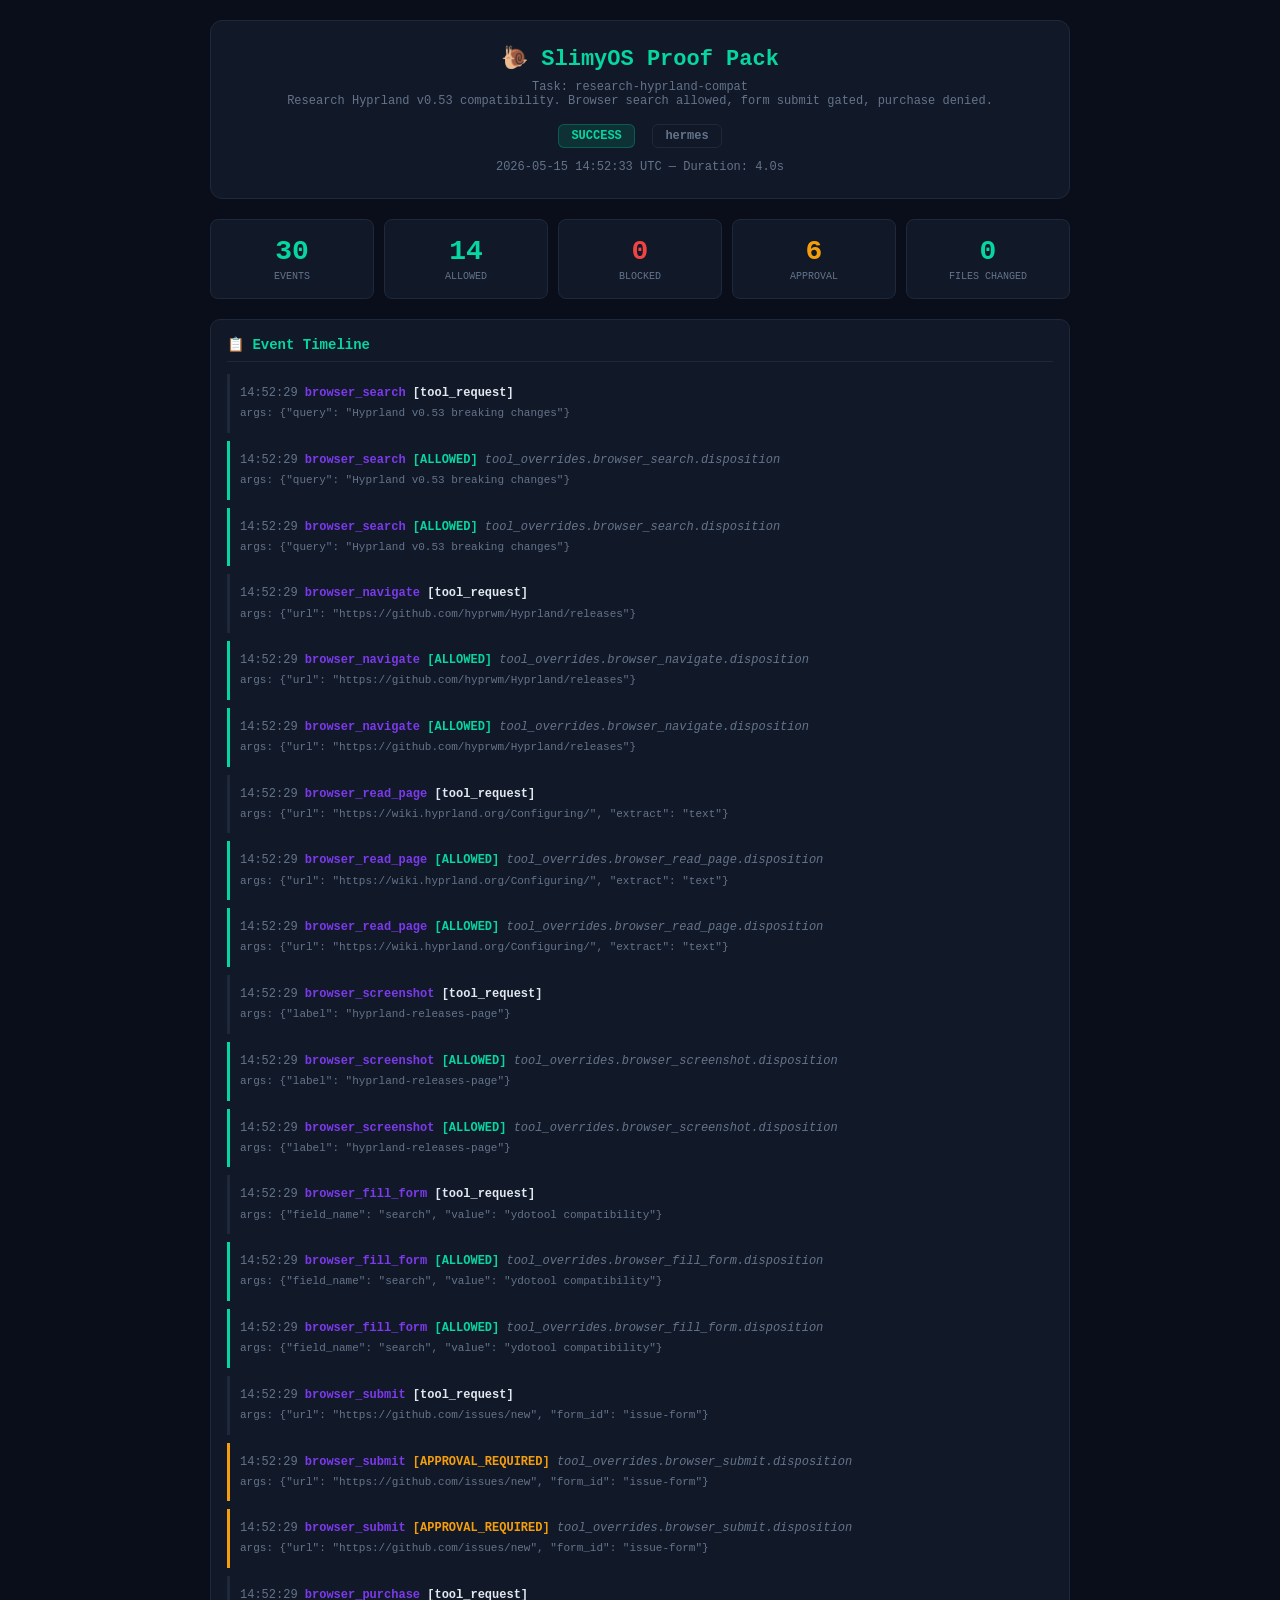
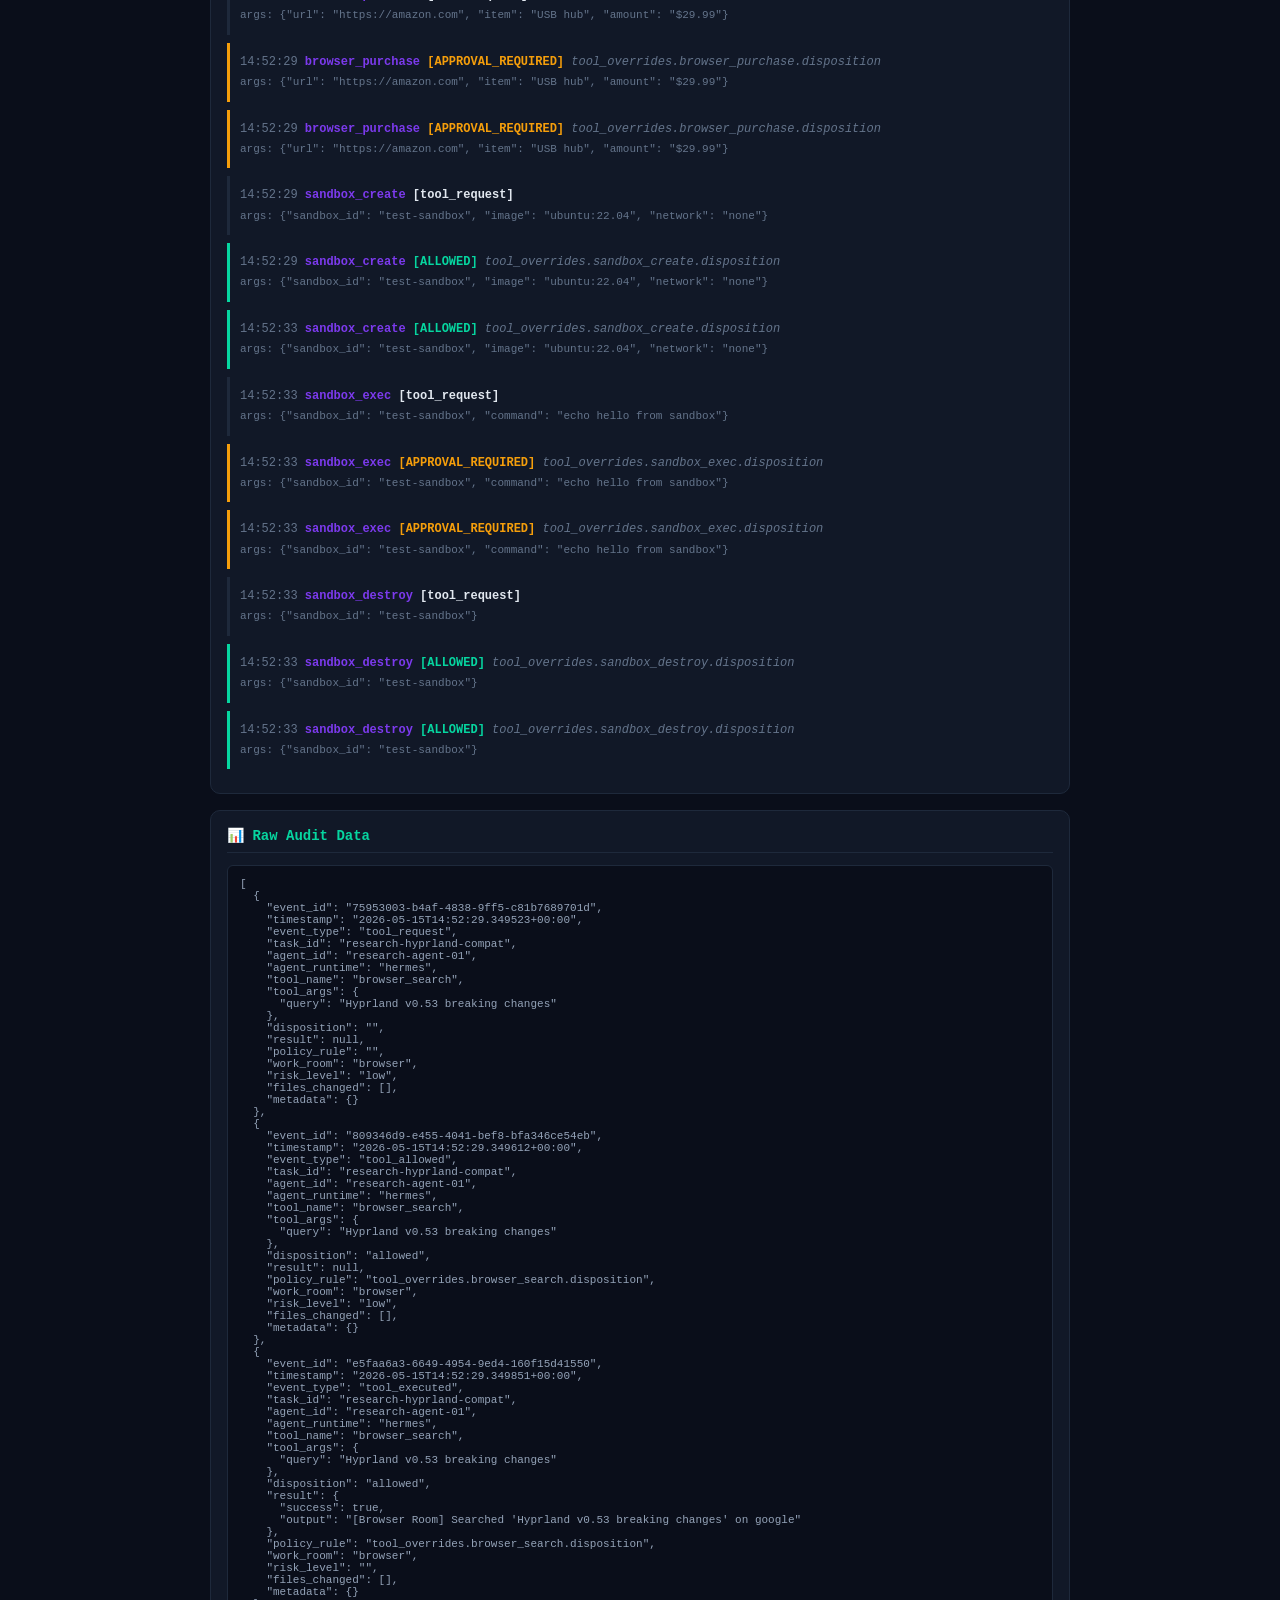
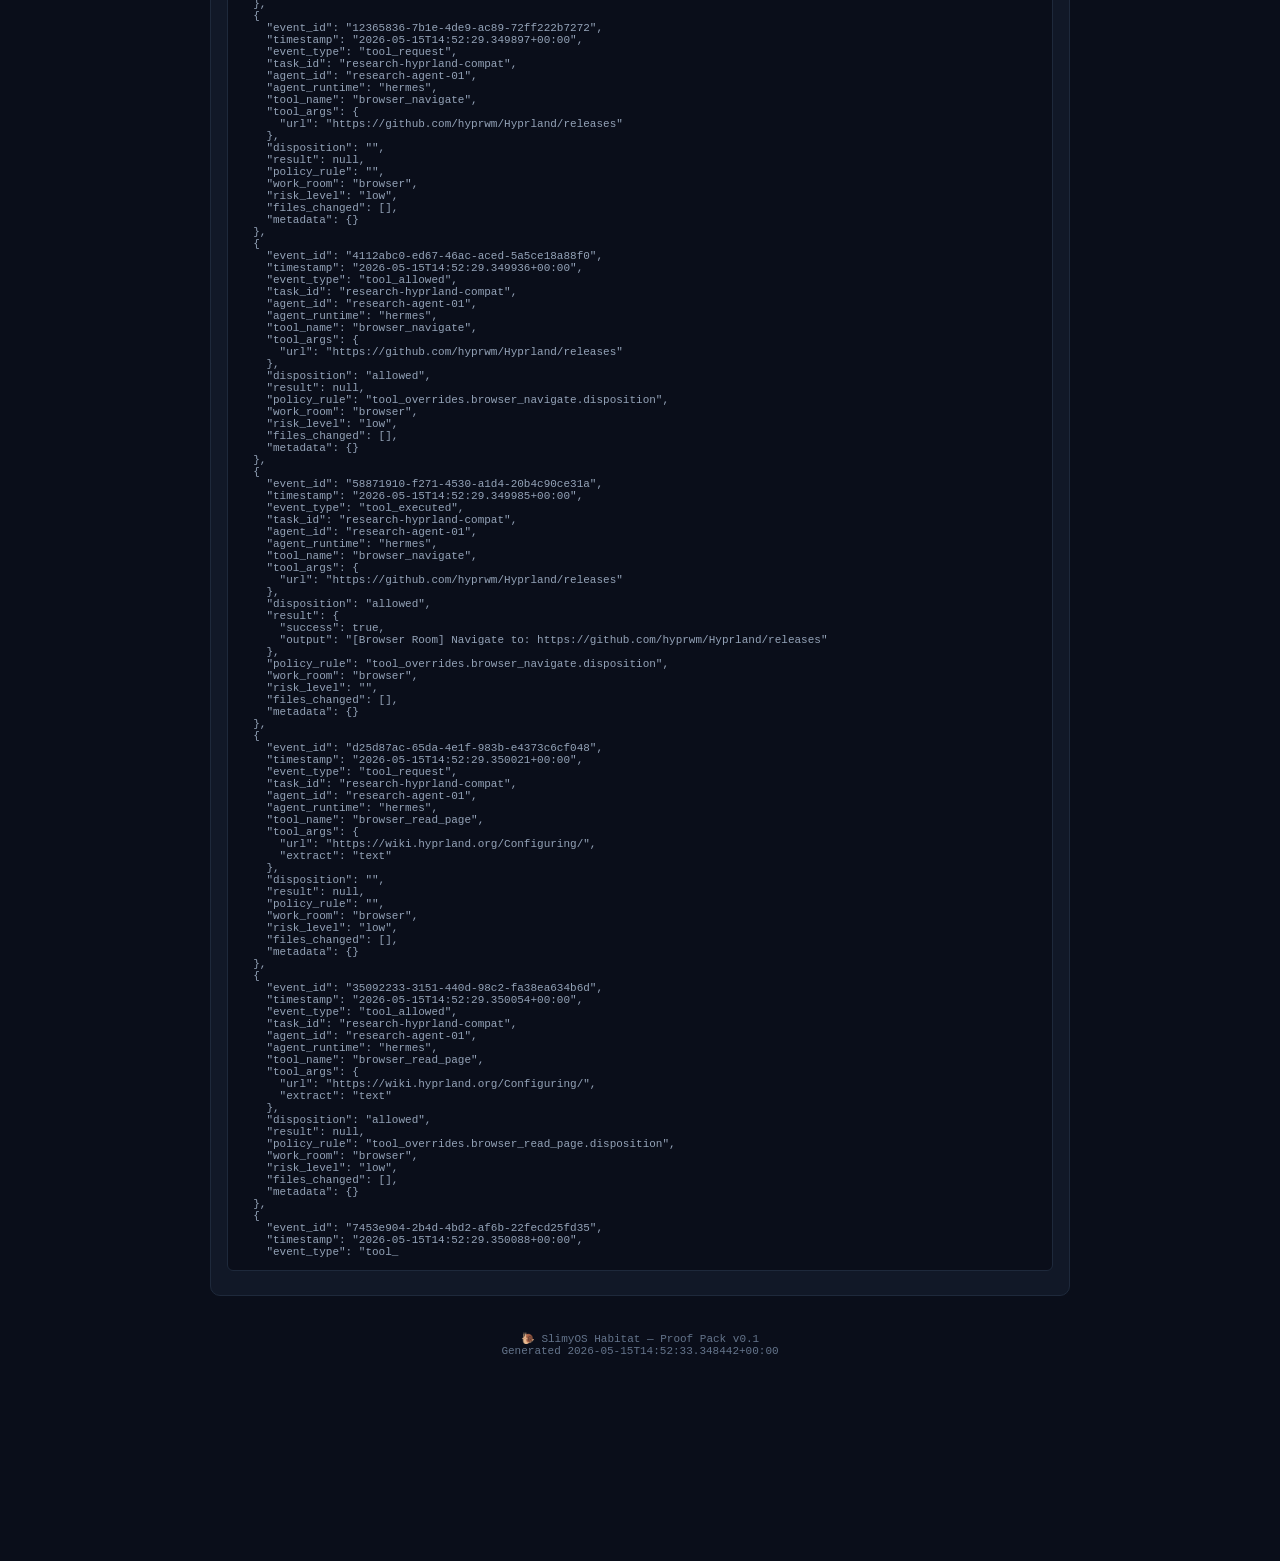
<file: examples/browser-room-demo/index.html>
<!DOCTYPE html>
<html lang="en">
<head>
<meta charset="UTF-8">
<meta name="viewport" content="width=device-width, initial-scale=1.0">
<title>SlimyOS Proof Pack — research-hyprland-compat</title>
<style>
  * { margin: 0; padding: 0; box-sizing: border-box; }
  body {
    font-family: 'JetBrains Mono', 'Fira Code', 'Consolas', monospace;
    background: #0a0e1a; color: #e2e8f0; padding: 20px;
    max-width: 900px; margin: 0 auto;
  }
  .header {
    background: #111827; border: 1px solid #1e293b; border-radius: 12px;
    padding: 24px; margin-bottom: 20px; text-align: center;
  }
  .header h1 { color: #06d6a0; font-size: 22px; margin-bottom: 8px; }
  .header .subtitle { color: #64748b; font-size: 12px; }
  .badge {
    display: inline-block; padding: 4px 12px; border-radius: 6px;
    font-size: 12px; font-weight: 700; margin: 4px;
  }
  .badge-success { background: #06d6a022; color: #06d6a0; border: 1px solid #06d6a044; }
  .badge-failure { background: #ef444422; color: #ef4444; border: 1px solid #ef444444; }
  .badge-blocked { background: #f59e0b22; color: #f59e0b; border: 1px solid #f59e0b44; }
  .badge-pending { background: #7c3aed22; color: #7c3aed; border: 1px solid #7c3aed44; }
  .stats {
    display: grid; grid-template-columns: repeat(auto-fit, minmax(120px, 1fr));
    gap: 10px; margin-bottom: 20px;
  }
  .stat {
    background: #111827; border: 1px solid #1e293b; border-radius: 8px;
    padding: 16px; text-align: center;
  }
  .stat .number { font-size: 28px; font-weight: 800; color: #06d6a0; }
  .stat .label { font-size: 10px; color: #64748b; margin-top: 4px; text-transform: uppercase; }
  .section {
    background: #111827; border: 1px solid #1e293b; border-radius: 10px;
    padding: 16px; margin-bottom: 16px;
  }
  .section h2 {
    color: #06d6a0; font-size: 14px; margin-bottom: 12px;
    padding-bottom: 8px; border-bottom: 1px solid #1e293b;
  }
  .event {
    padding: 10px; border-left: 3px solid #1e293b; margin-bottom: 8px;
    font-size: 12px; line-height: 1.6;
  }
  .event.allowed { border-left-color: #06d6a0; }
  .event.blocked { border-left-color: #ef4444; }
  .event.approval_required { border-left-color: #f59e0b; }
  .event .time { color: #64748b; }
  .event .tool { color: #7c3aed; font-weight: 700; }
  .event .disposition { font-weight: 700; }
  .event .disposition.allowed { color: #06d6a0; }
  .event .disposition.blocked { color: #ef4444; }
  .event .disposition.approval_required { color: #f59e0b; }
  .event .rule { color: #64748b; font-style: italic; }
  pre {
    background: #0a0e1a; border: 1px solid #1e293b; border-radius: 6px;
    padding: 12px; font-size: 11px; overflow-x: auto; color: #94a3b8;
    margin: 8px 0;
  }
  .footer {
    text-align: center; padding: 20px; color: #64748b; font-size: 11px;
  }
</style>
</head>
<body>

<div class="header">
  <h1>🐌 SlimyOS Proof Pack</h1>
  <div class="subtitle">Task: research-hyprland-compat</div>
  <div class="subtitle">Research Hyprland v0.53 compatibility. Browser search allowed, form submit gated, purchase denied.</div>
  <div style="margin-top: 12px;">
    <span class="badge badge-success">SUCCESS</span>
    <span class="badge" style="background:#111827;color:#64748b;border:1px solid #1e293b">hermes</span>
  </div>
  <div class="subtitle" style="margin-top: 8px;">
    2026-05-15 14:52:33 UTC — Duration: 4.0s
  </div>
</div>

<div class="stats">
  <div class="stat"><div class="number">30</div><div class="label">Events</div></div>
  <div class="stat"><div class="number" style="color:#06d6a0">14</div><div class="label">Allowed</div></div>
  <div class="stat"><div class="number" style="color:#ef4444">0</div><div class="label">Blocked</div></div>
  <div class="stat"><div class="number" style="color:#f59e0b">6</div><div class="label">Approval</div></div>
  <div class="stat"><div class="number">0</div><div class="label">Files Changed</div></div>
</div>

<div class="section">
  <h2>📋 Event Timeline</h2>
  
            <div class="event ">
              <span class="time">14:52:29</span>
              <span class="tool">browser_search</span>
              <span class="disposition ">[tool_request]</span>
              <span class="rule"></span>
              <div style="color:#64748b;font-size:11px;margin-top:2px;">
                args: {"query": "Hyprland v0.53 breaking changes"}
              </div>
              
            </div>
            

            <div class="event allowed">
              <span class="time">14:52:29</span>
              <span class="tool">browser_search</span>
              <span class="disposition allowed">[ALLOWED]</span>
              <span class="rule">tool_overrides.browser_search.disposition</span>
              <div style="color:#64748b;font-size:11px;margin-top:2px;">
                args: {"query": "Hyprland v0.53 breaking changes"}
              </div>
              
            </div>
            

            <div class="event allowed">
              <span class="time">14:52:29</span>
              <span class="tool">browser_search</span>
              <span class="disposition allowed">[ALLOWED]</span>
              <span class="rule">tool_overrides.browser_search.disposition</span>
              <div style="color:#64748b;font-size:11px;margin-top:2px;">
                args: {"query": "Hyprland v0.53 breaking changes"}
              </div>
              
            </div>
            

            <div class="event ">
              <span class="time">14:52:29</span>
              <span class="tool">browser_navigate</span>
              <span class="disposition ">[tool_request]</span>
              <span class="rule"></span>
              <div style="color:#64748b;font-size:11px;margin-top:2px;">
                args: {"url": "https://github.com/hyprwm/Hyprland/releases"}
              </div>
              
            </div>
            

            <div class="event allowed">
              <span class="time">14:52:29</span>
              <span class="tool">browser_navigate</span>
              <span class="disposition allowed">[ALLOWED]</span>
              <span class="rule">tool_overrides.browser_navigate.disposition</span>
              <div style="color:#64748b;font-size:11px;margin-top:2px;">
                args: {"url": "https://github.com/hyprwm/Hyprland/releases"}
              </div>
              
            </div>
            

            <div class="event allowed">
              <span class="time">14:52:29</span>
              <span class="tool">browser_navigate</span>
              <span class="disposition allowed">[ALLOWED]</span>
              <span class="rule">tool_overrides.browser_navigate.disposition</span>
              <div style="color:#64748b;font-size:11px;margin-top:2px;">
                args: {"url": "https://github.com/hyprwm/Hyprland/releases"}
              </div>
              
            </div>
            

            <div class="event ">
              <span class="time">14:52:29</span>
              <span class="tool">browser_read_page</span>
              <span class="disposition ">[tool_request]</span>
              <span class="rule"></span>
              <div style="color:#64748b;font-size:11px;margin-top:2px;">
                args: {"url": "https://wiki.hyprland.org/Configuring/", "extract": "text"}
              </div>
              
            </div>
            

            <div class="event allowed">
              <span class="time">14:52:29</span>
              <span class="tool">browser_read_page</span>
              <span class="disposition allowed">[ALLOWED]</span>
              <span class="rule">tool_overrides.browser_read_page.disposition</span>
              <div style="color:#64748b;font-size:11px;margin-top:2px;">
                args: {"url": "https://wiki.hyprland.org/Configuring/", "extract": "text"}
              </div>
              
            </div>
            

            <div class="event allowed">
              <span class="time">14:52:29</span>
              <span class="tool">browser_read_page</span>
              <span class="disposition allowed">[ALLOWED]</span>
              <span class="rule">tool_overrides.browser_read_page.disposition</span>
              <div style="color:#64748b;font-size:11px;margin-top:2px;">
                args: {"url": "https://wiki.hyprland.org/Configuring/", "extract": "text"}
              </div>
              
            </div>
            

            <div class="event ">
              <span class="time">14:52:29</span>
              <span class="tool">browser_screenshot</span>
              <span class="disposition ">[tool_request]</span>
              <span class="rule"></span>
              <div style="color:#64748b;font-size:11px;margin-top:2px;">
                args: {"label": "hyprland-releases-page"}
              </div>
              
            </div>
            

            <div class="event allowed">
              <span class="time">14:52:29</span>
              <span class="tool">browser_screenshot</span>
              <span class="disposition allowed">[ALLOWED]</span>
              <span class="rule">tool_overrides.browser_screenshot.disposition</span>
              <div style="color:#64748b;font-size:11px;margin-top:2px;">
                args: {"label": "hyprland-releases-page"}
              </div>
              
            </div>
            

            <div class="event allowed">
              <span class="time">14:52:29</span>
              <span class="tool">browser_screenshot</span>
              <span class="disposition allowed">[ALLOWED]</span>
              <span class="rule">tool_overrides.browser_screenshot.disposition</span>
              <div style="color:#64748b;font-size:11px;margin-top:2px;">
                args: {"label": "hyprland-releases-page"}
              </div>
              
            </div>
            

            <div class="event ">
              <span class="time">14:52:29</span>
              <span class="tool">browser_fill_form</span>
              <span class="disposition ">[tool_request]</span>
              <span class="rule"></span>
              <div style="color:#64748b;font-size:11px;margin-top:2px;">
                args: {"field_name": "search", "value": "ydotool compatibility"}
              </div>
              
            </div>
            

            <div class="event allowed">
              <span class="time">14:52:29</span>
              <span class="tool">browser_fill_form</span>
              <span class="disposition allowed">[ALLOWED]</span>
              <span class="rule">tool_overrides.browser_fill_form.disposition</span>
              <div style="color:#64748b;font-size:11px;margin-top:2px;">
                args: {"field_name": "search", "value": "ydotool compatibility"}
              </div>
              
            </div>
            

            <div class="event allowed">
              <span class="time">14:52:29</span>
              <span class="tool">browser_fill_form</span>
              <span class="disposition allowed">[ALLOWED]</span>
              <span class="rule">tool_overrides.browser_fill_form.disposition</span>
              <div style="color:#64748b;font-size:11px;margin-top:2px;">
                args: {"field_name": "search", "value": "ydotool compatibility"}
              </div>
              
            </div>
            

            <div class="event ">
              <span class="time">14:52:29</span>
              <span class="tool">browser_submit</span>
              <span class="disposition ">[tool_request]</span>
              <span class="rule"></span>
              <div style="color:#64748b;font-size:11px;margin-top:2px;">
                args: {"url": "https://github.com/issues/new", "form_id": "issue-form"}
              </div>
              
            </div>
            

            <div class="event approval_required">
              <span class="time">14:52:29</span>
              <span class="tool">browser_submit</span>
              <span class="disposition approval_required">[APPROVAL_REQUIRED]</span>
              <span class="rule">tool_overrides.browser_submit.disposition</span>
              <div style="color:#64748b;font-size:11px;margin-top:2px;">
                args: {"url": "https://github.com/issues/new", "form_id": "issue-form"}
              </div>
              
            </div>
            

            <div class="event approval_required">
              <span class="time">14:52:29</span>
              <span class="tool">browser_submit</span>
              <span class="disposition approval_required">[APPROVAL_REQUIRED]</span>
              <span class="rule">tool_overrides.browser_submit.disposition</span>
              <div style="color:#64748b;font-size:11px;margin-top:2px;">
                args: {"url": "https://github.com/issues/new", "form_id": "issue-form"}
              </div>
              
            </div>
            

            <div class="event ">
              <span class="time">14:52:29</span>
              <span class="tool">browser_purchase</span>
              <span class="disposition ">[tool_request]</span>
              <span class="rule"></span>
              <div style="color:#64748b;font-size:11px;margin-top:2px;">
                args: {"url": "https://amazon.com", "item": "USB hub", "amount": "$29.99"}
              </div>
              
            </div>
            

            <div class="event approval_required">
              <span class="time">14:52:29</span>
              <span class="tool">browser_purchase</span>
              <span class="disposition approval_required">[APPROVAL_REQUIRED]</span>
              <span class="rule">tool_overrides.browser_purchase.disposition</span>
              <div style="color:#64748b;font-size:11px;margin-top:2px;">
                args: {"url": "https://amazon.com", "item": "USB hub", "amount": "$29.99"}
              </div>
              
            </div>
            

            <div class="event approval_required">
              <span class="time">14:52:29</span>
              <span class="tool">browser_purchase</span>
              <span class="disposition approval_required">[APPROVAL_REQUIRED]</span>
              <span class="rule">tool_overrides.browser_purchase.disposition</span>
              <div style="color:#64748b;font-size:11px;margin-top:2px;">
                args: {"url": "https://amazon.com", "item": "USB hub", "amount": "$29.99"}
              </div>
              
            </div>
            

            <div class="event ">
              <span class="time">14:52:29</span>
              <span class="tool">sandbox_create</span>
              <span class="disposition ">[tool_request]</span>
              <span class="rule"></span>
              <div style="color:#64748b;font-size:11px;margin-top:2px;">
                args: {"sandbox_id": "test-sandbox", "image": "ubuntu:22.04", "network": "none"}
              </div>
              
            </div>
            

            <div class="event allowed">
              <span class="time">14:52:29</span>
              <span class="tool">sandbox_create</span>
              <span class="disposition allowed">[ALLOWED]</span>
              <span class="rule">tool_overrides.sandbox_create.disposition</span>
              <div style="color:#64748b;font-size:11px;margin-top:2px;">
                args: {"sandbox_id": "test-sandbox", "image": "ubuntu:22.04", "network": "none"}
              </div>
              
            </div>
            

            <div class="event allowed">
              <span class="time">14:52:33</span>
              <span class="tool">sandbox_create</span>
              <span class="disposition allowed">[ALLOWED]</span>
              <span class="rule">tool_overrides.sandbox_create.disposition</span>
              <div style="color:#64748b;font-size:11px;margin-top:2px;">
                args: {"sandbox_id": "test-sandbox", "image": "ubuntu:22.04", "network": "none"}
              </div>
              
            </div>
            

            <div class="event ">
              <span class="time">14:52:33</span>
              <span class="tool">sandbox_exec</span>
              <span class="disposition ">[tool_request]</span>
              <span class="rule"></span>
              <div style="color:#64748b;font-size:11px;margin-top:2px;">
                args: {"sandbox_id": "test-sandbox", "command": "echo hello from sandbox"}
              </div>
              
            </div>
            

            <div class="event approval_required">
              <span class="time">14:52:33</span>
              <span class="tool">sandbox_exec</span>
              <span class="disposition approval_required">[APPROVAL_REQUIRED]</span>
              <span class="rule">tool_overrides.sandbox_exec.disposition</span>
              <div style="color:#64748b;font-size:11px;margin-top:2px;">
                args: {"sandbox_id": "test-sandbox", "command": "echo hello from sandbox"}
              </div>
              
            </div>
            

            <div class="event approval_required">
              <span class="time">14:52:33</span>
              <span class="tool">sandbox_exec</span>
              <span class="disposition approval_required">[APPROVAL_REQUIRED]</span>
              <span class="rule">tool_overrides.sandbox_exec.disposition</span>
              <div style="color:#64748b;font-size:11px;margin-top:2px;">
                args: {"sandbox_id": "test-sandbox", "command": "echo hello from sandbox"}
              </div>
              
            </div>
            

            <div class="event ">
              <span class="time">14:52:33</span>
              <span class="tool">sandbox_destroy</span>
              <span class="disposition ">[tool_request]</span>
              <span class="rule"></span>
              <div style="color:#64748b;font-size:11px;margin-top:2px;">
                args: {"sandbox_id": "test-sandbox"}
              </div>
              
            </div>
            

            <div class="event allowed">
              <span class="time">14:52:33</span>
              <span class="tool">sandbox_destroy</span>
              <span class="disposition allowed">[ALLOWED]</span>
              <span class="rule">tool_overrides.sandbox_destroy.disposition</span>
              <div style="color:#64748b;font-size:11px;margin-top:2px;">
                args: {"sandbox_id": "test-sandbox"}
              </div>
              
            </div>
            

            <div class="event allowed">
              <span class="time">14:52:33</span>
              <span class="tool">sandbox_destroy</span>
              <span class="disposition allowed">[ALLOWED]</span>
              <span class="rule">tool_overrides.sandbox_destroy.disposition</span>
              <div style="color:#64748b;font-size:11px;margin-top:2px;">
                args: {"sandbox_id": "test-sandbox"}
              </div>
              
            </div>
            
</div>



<div class="section">
  <h2>📊 Raw Audit Data</h2>
  <pre>[
  {
    "event_id": "75953003-b4af-4838-9ff5-c81b7689701d",
    "timestamp": "2026-05-15T14:52:29.349523+00:00",
    "event_type": "tool_request",
    "task_id": "research-hyprland-compat",
    "agent_id": "research-agent-01",
    "agent_runtime": "hermes",
    "tool_name": "browser_search",
    "tool_args": {
      "query": "Hyprland v0.53 breaking changes"
    },
    "disposition": "",
    "result": null,
    "policy_rule": "",
    "work_room": "browser",
    "risk_level": "low",
    "files_changed": [],
    "metadata": {}
  },
  {
    "event_id": "809346d9-e455-4041-bef8-bfa346ce54eb",
    "timestamp": "2026-05-15T14:52:29.349612+00:00",
    "event_type": "tool_allowed",
    "task_id": "research-hyprland-compat",
    "agent_id": "research-agent-01",
    "agent_runtime": "hermes",
    "tool_name": "browser_search",
    "tool_args": {
      "query": "Hyprland v0.53 breaking changes"
    },
    "disposition": "allowed",
    "result": null,
    "policy_rule": "tool_overrides.browser_search.disposition",
    "work_room": "browser",
    "risk_level": "low",
    "files_changed": [],
    "metadata": {}
  },
  {
    "event_id": "e5faa6a3-6649-4954-9ed4-160f15d41550",
    "timestamp": "2026-05-15T14:52:29.349851+00:00",
    "event_type": "tool_executed",
    "task_id": "research-hyprland-compat",
    "agent_id": "research-agent-01",
    "agent_runtime": "hermes",
    "tool_name": "browser_search",
    "tool_args": {
      "query": "Hyprland v0.53 breaking changes"
    },
    "disposition": "allowed",
    "result": {
      "success": true,
      "output": "[Browser Room] Searched 'Hyprland v0.53 breaking changes' on google"
    },
    "policy_rule": "tool_overrides.browser_search.disposition",
    "work_room": "browser",
    "risk_level": "",
    "files_changed": [],
    "metadata": {}
  },
  {
    "event_id": "12365836-7b1e-4de9-ac89-72ff222b7272",
    "timestamp": "2026-05-15T14:52:29.349897+00:00",
    "event_type": "tool_request",
    "task_id": "research-hyprland-compat",
    "agent_id": "research-agent-01",
    "agent_runtime": "hermes",
    "tool_name": "browser_navigate",
    "tool_args": {
      "url": "https://github.com/hyprwm/Hyprland/releases"
    },
    "disposition": "",
    "result": null,
    "policy_rule": "",
    "work_room": "browser",
    "risk_level": "low",
    "files_changed": [],
    "metadata": {}
  },
  {
    "event_id": "4112abc0-ed67-46ac-aced-5a5ce18a88f0",
    "timestamp": "2026-05-15T14:52:29.349936+00:00",
    "event_type": "tool_allowed",
    "task_id": "research-hyprland-compat",
    "agent_id": "research-agent-01",
    "agent_runtime": "hermes",
    "tool_name": "browser_navigate",
    "tool_args": {
      "url": "https://github.com/hyprwm/Hyprland/releases"
    },
    "disposition": "allowed",
    "result": null,
    "policy_rule": "tool_overrides.browser_navigate.disposition",
    "work_room": "browser",
    "risk_level": "low",
    "files_changed": [],
    "metadata": {}
  },
  {
    "event_id": "58871910-f271-4530-a1d4-20b4c90ce31a",
    "timestamp": "2026-05-15T14:52:29.349985+00:00",
    "event_type": "tool_executed",
    "task_id": "research-hyprland-compat",
    "agent_id": "research-agent-01",
    "agent_runtime": "hermes",
    "tool_name": "browser_navigate",
    "tool_args": {
      "url": "https://github.com/hyprwm/Hyprland/releases"
    },
    "disposition": "allowed",
    "result": {
      "success": true,
      "output": "[Browser Room] Navigate to: https://github.com/hyprwm/Hyprland/releases"
    },
    "policy_rule": "tool_overrides.browser_navigate.disposition",
    "work_room": "browser",
    "risk_level": "",
    "files_changed": [],
    "metadata": {}
  },
  {
    "event_id": "d25d87ac-65da-4e1f-983b-e4373c6cf048",
    "timestamp": "2026-05-15T14:52:29.350021+00:00",
    "event_type": "tool_request",
    "task_id": "research-hyprland-compat",
    "agent_id": "research-agent-01",
    "agent_runtime": "hermes",
    "tool_name": "browser_read_page",
    "tool_args": {
      "url": "https://wiki.hyprland.org/Configuring/",
      "extract": "text"
    },
    "disposition": "",
    "result": null,
    "policy_rule": "",
    "work_room": "browser",
    "risk_level": "low",
    "files_changed": [],
    "metadata": {}
  },
  {
    "event_id": "35092233-3151-440d-98c2-fa38ea634b6d",
    "timestamp": "2026-05-15T14:52:29.350054+00:00",
    "event_type": "tool_allowed",
    "task_id": "research-hyprland-compat",
    "agent_id": "research-agent-01",
    "agent_runtime": "hermes",
    "tool_name": "browser_read_page",
    "tool_args": {
      "url": "https://wiki.hyprland.org/Configuring/",
      "extract": "text"
    },
    "disposition": "allowed",
    "result": null,
    "policy_rule": "tool_overrides.browser_read_page.disposition",
    "work_room": "browser",
    "risk_level": "low",
    "files_changed": [],
    "metadata": {}
  },
  {
    "event_id": "7453e904-2b4d-4bd2-af6b-22fecd25fd35",
    "timestamp": "2026-05-15T14:52:29.350088+00:00",
    "event_type": "tool_</pre>
</div>

<div class="footer">
  🐌 SlimyOS Habitat — Proof Pack v0.1<br>
  Generated 2026-05-15T14:52:33.348442+00:00
</div>

</body>
</html>
</file>
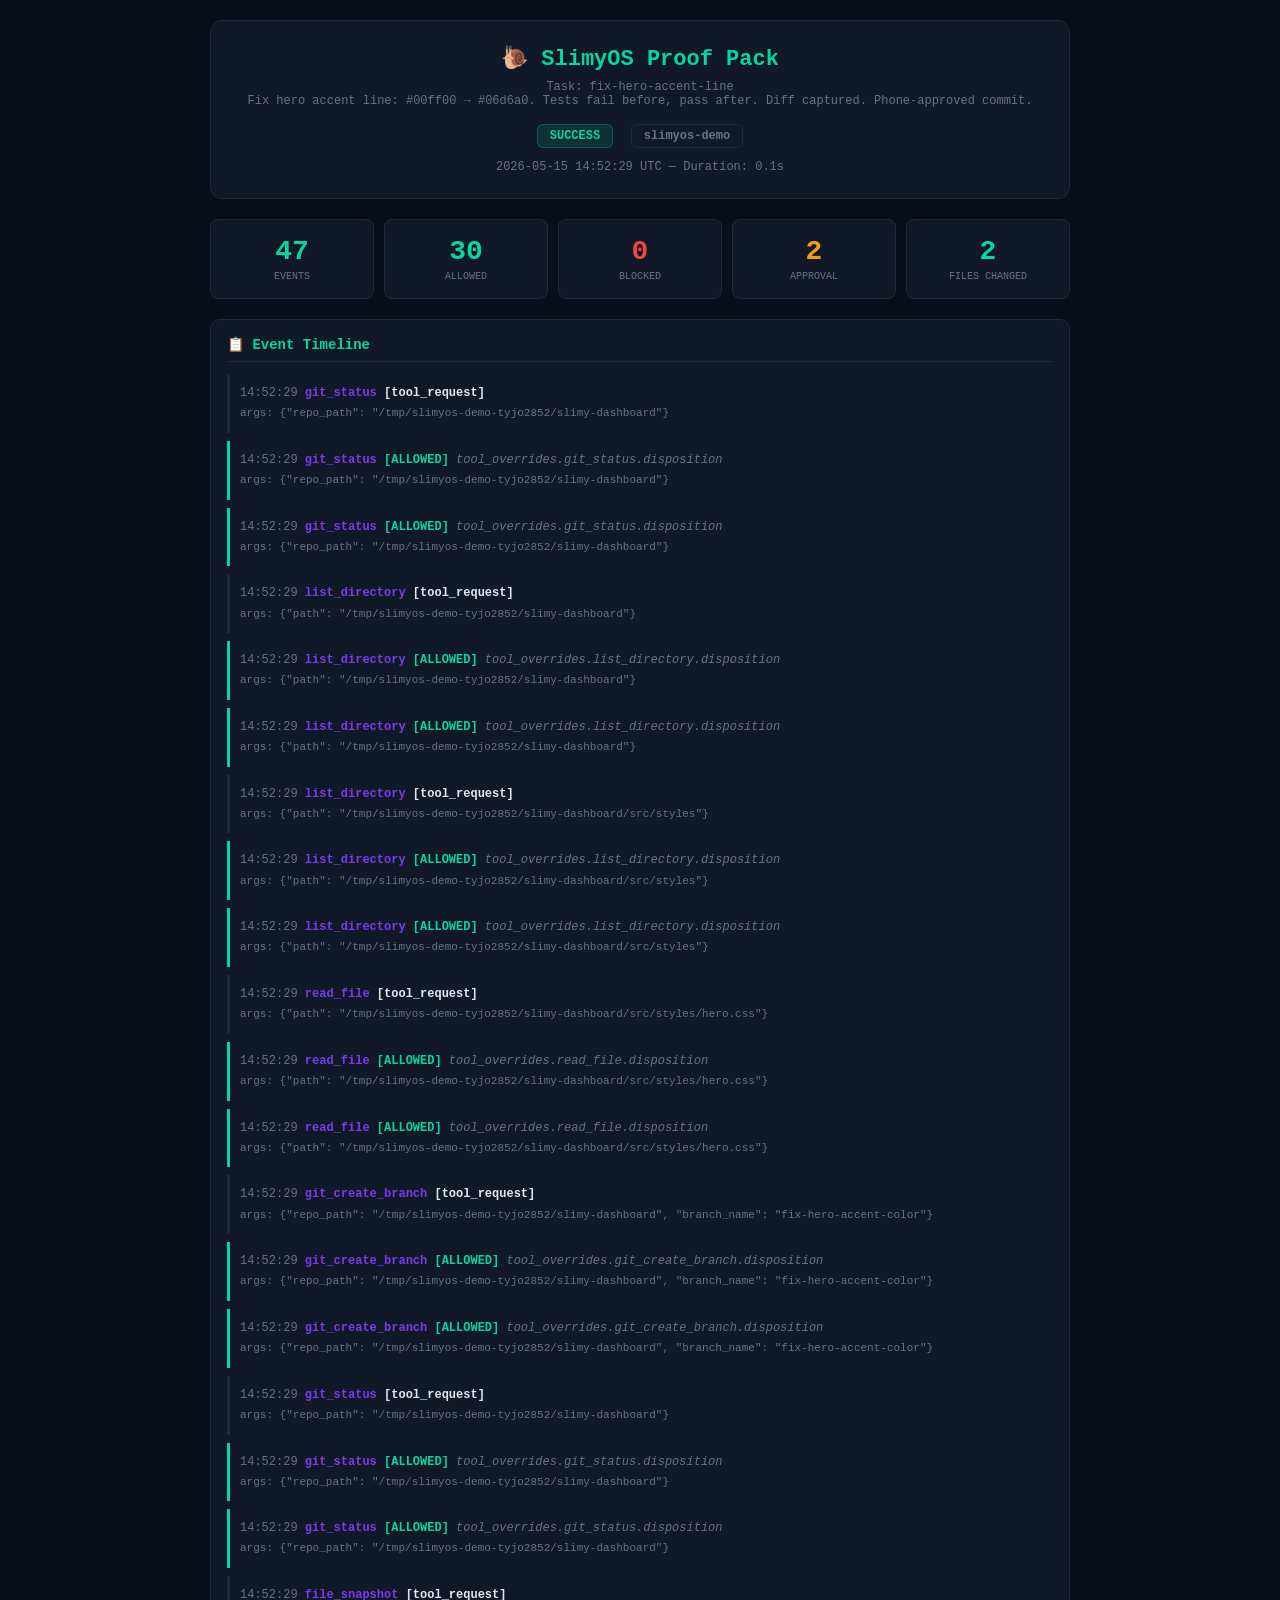
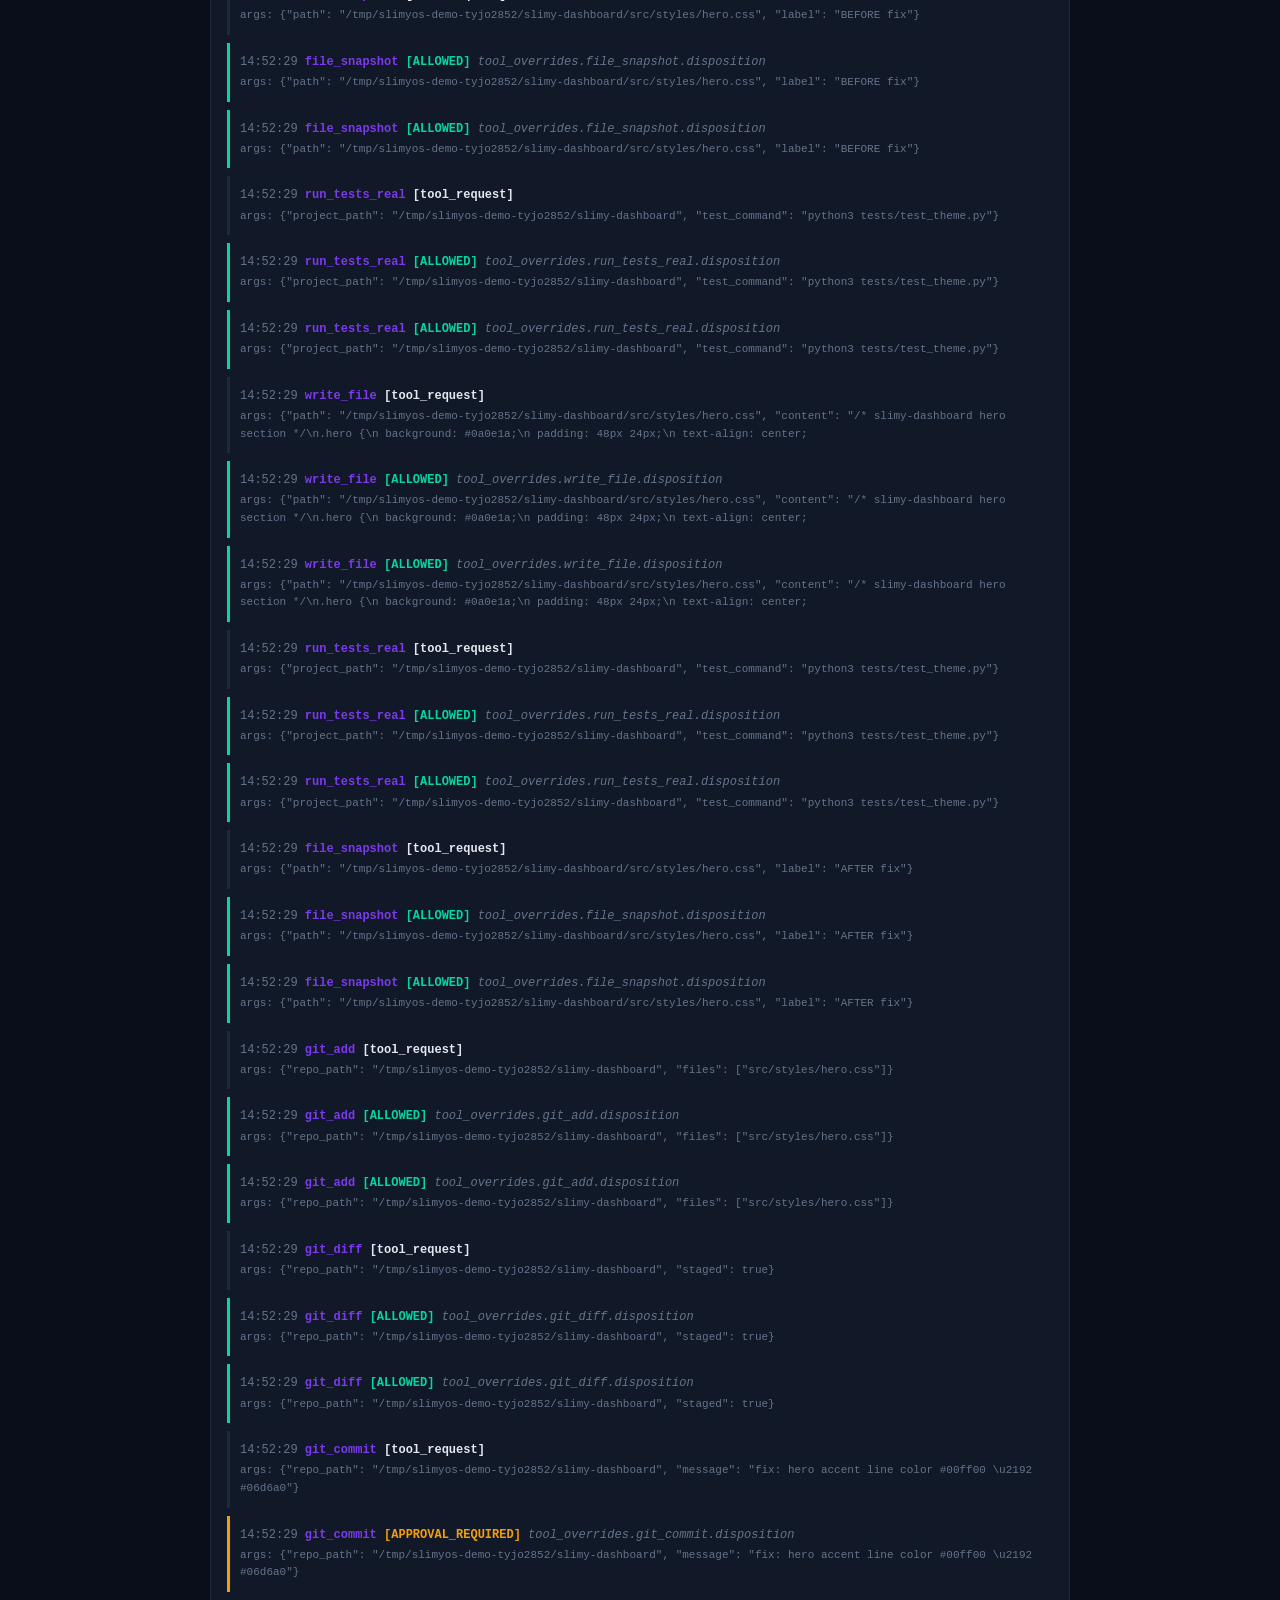
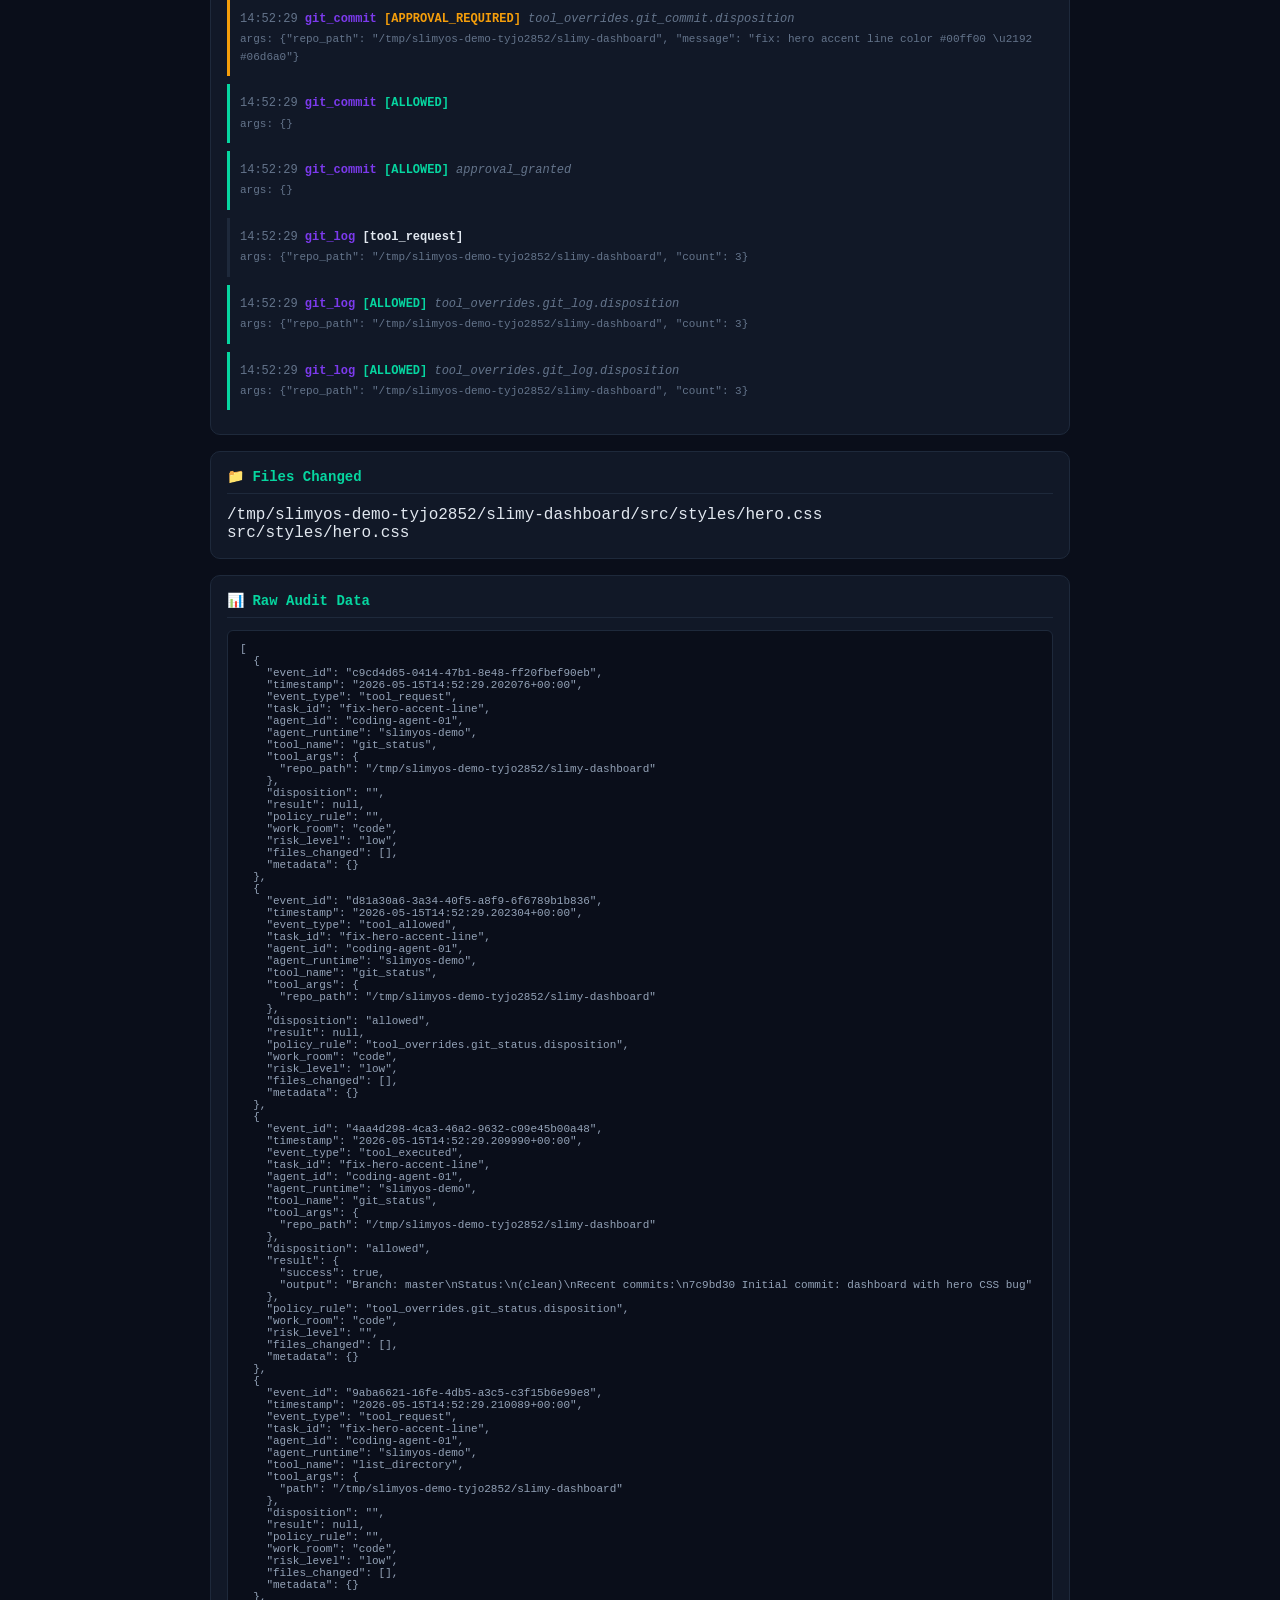
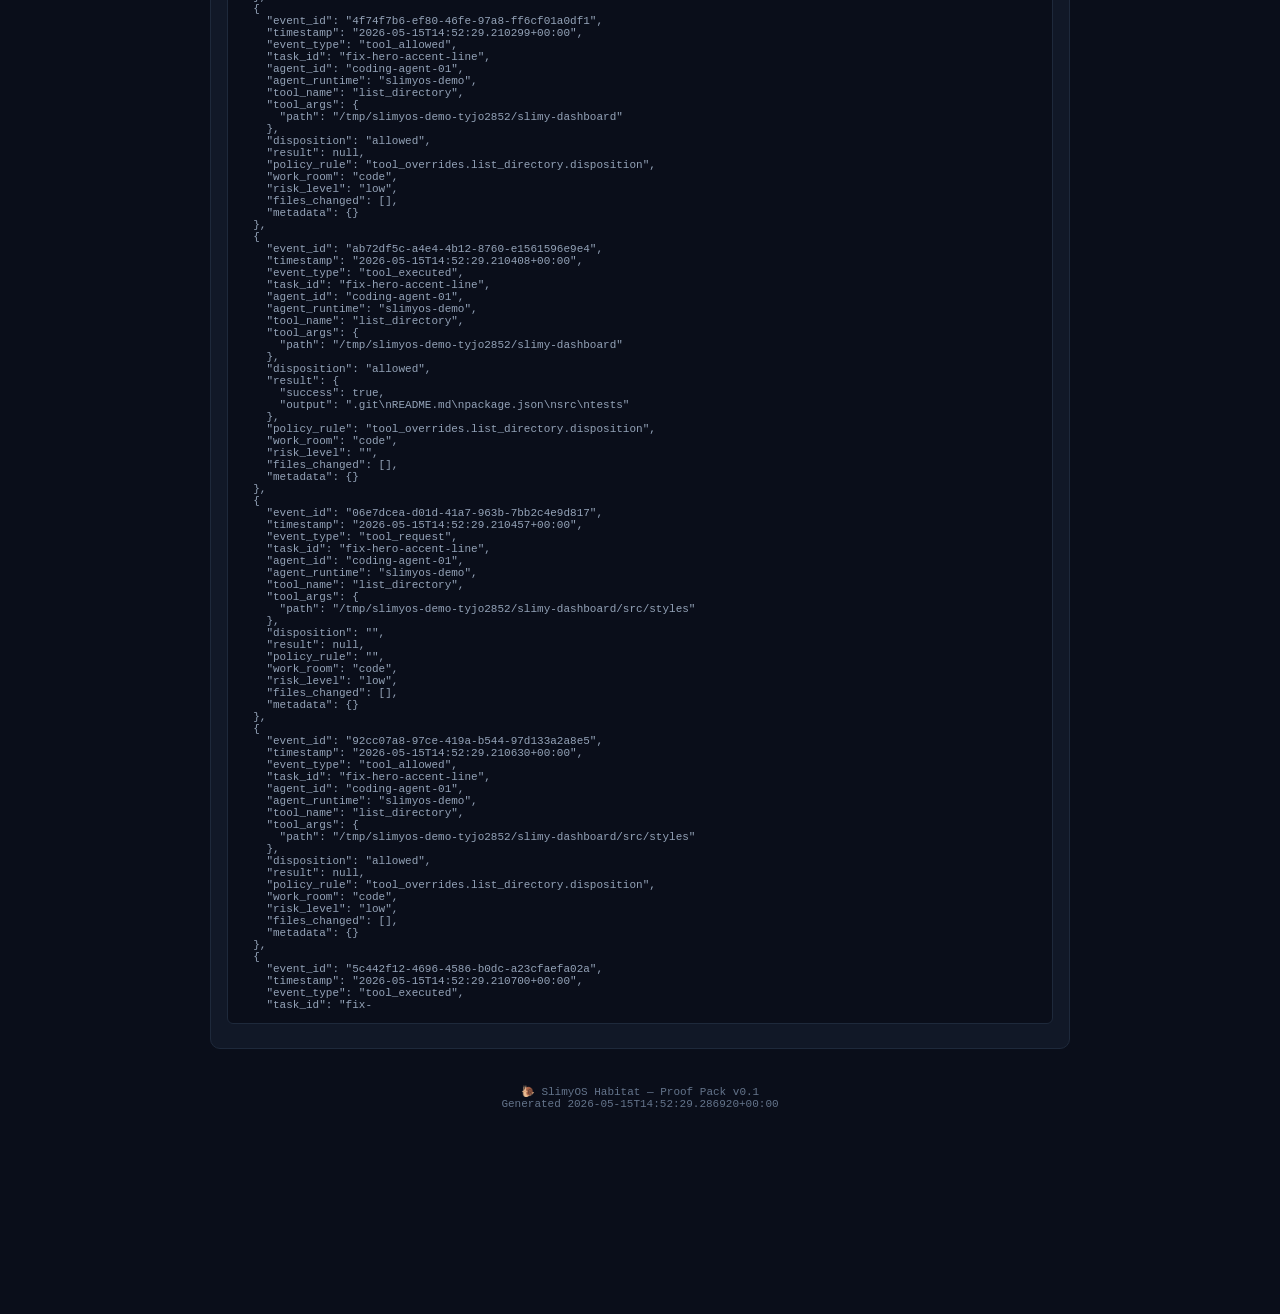
<file: examples/coding-room-demo/index.html>
<!DOCTYPE html>
<html lang="en">
<head>
<meta charset="UTF-8">
<meta name="viewport" content="width=device-width, initial-scale=1.0">
<title>SlimyOS Proof Pack — fix-hero-accent-line</title>
<style>
  * { margin: 0; padding: 0; box-sizing: border-box; }
  body {
    font-family: 'JetBrains Mono', 'Fira Code', 'Consolas', monospace;
    background: #0a0e1a; color: #e2e8f0; padding: 20px;
    max-width: 900px; margin: 0 auto;
  }
  .header {
    background: #111827; border: 1px solid #1e293b; border-radius: 12px;
    padding: 24px; margin-bottom: 20px; text-align: center;
  }
  .header h1 { color: #06d6a0; font-size: 22px; margin-bottom: 8px; }
  .header .subtitle { color: #64748b; font-size: 12px; }
  .badge {
    display: inline-block; padding: 4px 12px; border-radius: 6px;
    font-size: 12px; font-weight: 700; margin: 4px;
  }
  .badge-success { background: #06d6a022; color: #06d6a0; border: 1px solid #06d6a044; }
  .badge-failure { background: #ef444422; color: #ef4444; border: 1px solid #ef444444; }
  .badge-blocked { background: #f59e0b22; color: #f59e0b; border: 1px solid #f59e0b44; }
  .badge-pending { background: #7c3aed22; color: #7c3aed; border: 1px solid #7c3aed44; }
  .stats {
    display: grid; grid-template-columns: repeat(auto-fit, minmax(120px, 1fr));
    gap: 10px; margin-bottom: 20px;
  }
  .stat {
    background: #111827; border: 1px solid #1e293b; border-radius: 8px;
    padding: 16px; text-align: center;
  }
  .stat .number { font-size: 28px; font-weight: 800; color: #06d6a0; }
  .stat .label { font-size: 10px; color: #64748b; margin-top: 4px; text-transform: uppercase; }
  .section {
    background: #111827; border: 1px solid #1e293b; border-radius: 10px;
    padding: 16px; margin-bottom: 16px;
  }
  .section h2 {
    color: #06d6a0; font-size: 14px; margin-bottom: 12px;
    padding-bottom: 8px; border-bottom: 1px solid #1e293b;
  }
  .event {
    padding: 10px; border-left: 3px solid #1e293b; margin-bottom: 8px;
    font-size: 12px; line-height: 1.6;
  }
  .event.allowed { border-left-color: #06d6a0; }
  .event.blocked { border-left-color: #ef4444; }
  .event.approval_required { border-left-color: #f59e0b; }
  .event .time { color: #64748b; }
  .event .tool { color: #7c3aed; font-weight: 700; }
  .event .disposition { font-weight: 700; }
  .event .disposition.allowed { color: #06d6a0; }
  .event .disposition.blocked { color: #ef4444; }
  .event .disposition.approval_required { color: #f59e0b; }
  .event .rule { color: #64748b; font-style: italic; }
  pre {
    background: #0a0e1a; border: 1px solid #1e293b; border-radius: 6px;
    padding: 12px; font-size: 11px; overflow-x: auto; color: #94a3b8;
    margin: 8px 0;
  }
  .footer {
    text-align: center; padding: 20px; color: #64748b; font-size: 11px;
  }
</style>
</head>
<body>

<div class="header">
  <h1>🐌 SlimyOS Proof Pack</h1>
  <div class="subtitle">Task: fix-hero-accent-line</div>
  <div class="subtitle">Fix hero accent line: #00ff00 → #06d6a0. Tests fail before, pass after. Diff captured. Phone-approved commit.</div>
  <div style="margin-top: 12px;">
    <span class="badge badge-success">SUCCESS</span>
    <span class="badge" style="background:#111827;color:#64748b;border:1px solid #1e293b">slimyos-demo</span>
  </div>
  <div class="subtitle" style="margin-top: 8px;">
    2026-05-15 14:52:29 UTC — Duration: 0.1s
  </div>
</div>

<div class="stats">
  <div class="stat"><div class="number">47</div><div class="label">Events</div></div>
  <div class="stat"><div class="number" style="color:#06d6a0">30</div><div class="label">Allowed</div></div>
  <div class="stat"><div class="number" style="color:#ef4444">0</div><div class="label">Blocked</div></div>
  <div class="stat"><div class="number" style="color:#f59e0b">2</div><div class="label">Approval</div></div>
  <div class="stat"><div class="number">2</div><div class="label">Files Changed</div></div>
</div>

<div class="section">
  <h2>📋 Event Timeline</h2>
  
            <div class="event ">
              <span class="time">14:52:29</span>
              <span class="tool">git_status</span>
              <span class="disposition ">[tool_request]</span>
              <span class="rule"></span>
              <div style="color:#64748b;font-size:11px;margin-top:2px;">
                args: {"repo_path": "/tmp/slimyos-demo-tyjo2852/slimy-dashboard"}
              </div>
              
            </div>
            

            <div class="event allowed">
              <span class="time">14:52:29</span>
              <span class="tool">git_status</span>
              <span class="disposition allowed">[ALLOWED]</span>
              <span class="rule">tool_overrides.git_status.disposition</span>
              <div style="color:#64748b;font-size:11px;margin-top:2px;">
                args: {"repo_path": "/tmp/slimyos-demo-tyjo2852/slimy-dashboard"}
              </div>
              
            </div>
            

            <div class="event allowed">
              <span class="time">14:52:29</span>
              <span class="tool">git_status</span>
              <span class="disposition allowed">[ALLOWED]</span>
              <span class="rule">tool_overrides.git_status.disposition</span>
              <div style="color:#64748b;font-size:11px;margin-top:2px;">
                args: {"repo_path": "/tmp/slimyos-demo-tyjo2852/slimy-dashboard"}
              </div>
              
            </div>
            

            <div class="event ">
              <span class="time">14:52:29</span>
              <span class="tool">list_directory</span>
              <span class="disposition ">[tool_request]</span>
              <span class="rule"></span>
              <div style="color:#64748b;font-size:11px;margin-top:2px;">
                args: {"path": "/tmp/slimyos-demo-tyjo2852/slimy-dashboard"}
              </div>
              
            </div>
            

            <div class="event allowed">
              <span class="time">14:52:29</span>
              <span class="tool">list_directory</span>
              <span class="disposition allowed">[ALLOWED]</span>
              <span class="rule">tool_overrides.list_directory.disposition</span>
              <div style="color:#64748b;font-size:11px;margin-top:2px;">
                args: {"path": "/tmp/slimyos-demo-tyjo2852/slimy-dashboard"}
              </div>
              
            </div>
            

            <div class="event allowed">
              <span class="time">14:52:29</span>
              <span class="tool">list_directory</span>
              <span class="disposition allowed">[ALLOWED]</span>
              <span class="rule">tool_overrides.list_directory.disposition</span>
              <div style="color:#64748b;font-size:11px;margin-top:2px;">
                args: {"path": "/tmp/slimyos-demo-tyjo2852/slimy-dashboard"}
              </div>
              
            </div>
            

            <div class="event ">
              <span class="time">14:52:29</span>
              <span class="tool">list_directory</span>
              <span class="disposition ">[tool_request]</span>
              <span class="rule"></span>
              <div style="color:#64748b;font-size:11px;margin-top:2px;">
                args: {"path": "/tmp/slimyos-demo-tyjo2852/slimy-dashboard/src/styles"}
              </div>
              
            </div>
            

            <div class="event allowed">
              <span class="time">14:52:29</span>
              <span class="tool">list_directory</span>
              <span class="disposition allowed">[ALLOWED]</span>
              <span class="rule">tool_overrides.list_directory.disposition</span>
              <div style="color:#64748b;font-size:11px;margin-top:2px;">
                args: {"path": "/tmp/slimyos-demo-tyjo2852/slimy-dashboard/src/styles"}
              </div>
              
            </div>
            

            <div class="event allowed">
              <span class="time">14:52:29</span>
              <span class="tool">list_directory</span>
              <span class="disposition allowed">[ALLOWED]</span>
              <span class="rule">tool_overrides.list_directory.disposition</span>
              <div style="color:#64748b;font-size:11px;margin-top:2px;">
                args: {"path": "/tmp/slimyos-demo-tyjo2852/slimy-dashboard/src/styles"}
              </div>
              
            </div>
            

            <div class="event ">
              <span class="time">14:52:29</span>
              <span class="tool">read_file</span>
              <span class="disposition ">[tool_request]</span>
              <span class="rule"></span>
              <div style="color:#64748b;font-size:11px;margin-top:2px;">
                args: {"path": "/tmp/slimyos-demo-tyjo2852/slimy-dashboard/src/styles/hero.css"}
              </div>
              
            </div>
            

            <div class="event allowed">
              <span class="time">14:52:29</span>
              <span class="tool">read_file</span>
              <span class="disposition allowed">[ALLOWED]</span>
              <span class="rule">tool_overrides.read_file.disposition</span>
              <div style="color:#64748b;font-size:11px;margin-top:2px;">
                args: {"path": "/tmp/slimyos-demo-tyjo2852/slimy-dashboard/src/styles/hero.css"}
              </div>
              
            </div>
            

            <div class="event allowed">
              <span class="time">14:52:29</span>
              <span class="tool">read_file</span>
              <span class="disposition allowed">[ALLOWED]</span>
              <span class="rule">tool_overrides.read_file.disposition</span>
              <div style="color:#64748b;font-size:11px;margin-top:2px;">
                args: {"path": "/tmp/slimyos-demo-tyjo2852/slimy-dashboard/src/styles/hero.css"}
              </div>
              
            </div>
            

            <div class="event ">
              <span class="time">14:52:29</span>
              <span class="tool">git_create_branch</span>
              <span class="disposition ">[tool_request]</span>
              <span class="rule"></span>
              <div style="color:#64748b;font-size:11px;margin-top:2px;">
                args: {"repo_path": "/tmp/slimyos-demo-tyjo2852/slimy-dashboard", "branch_name": "fix-hero-accent-color"}
              </div>
              
            </div>
            

            <div class="event allowed">
              <span class="time">14:52:29</span>
              <span class="tool">git_create_branch</span>
              <span class="disposition allowed">[ALLOWED]</span>
              <span class="rule">tool_overrides.git_create_branch.disposition</span>
              <div style="color:#64748b;font-size:11px;margin-top:2px;">
                args: {"repo_path": "/tmp/slimyos-demo-tyjo2852/slimy-dashboard", "branch_name": "fix-hero-accent-color"}
              </div>
              
            </div>
            

            <div class="event allowed">
              <span class="time">14:52:29</span>
              <span class="tool">git_create_branch</span>
              <span class="disposition allowed">[ALLOWED]</span>
              <span class="rule">tool_overrides.git_create_branch.disposition</span>
              <div style="color:#64748b;font-size:11px;margin-top:2px;">
                args: {"repo_path": "/tmp/slimyos-demo-tyjo2852/slimy-dashboard", "branch_name": "fix-hero-accent-color"}
              </div>
              
            </div>
            

            <div class="event ">
              <span class="time">14:52:29</span>
              <span class="tool">git_status</span>
              <span class="disposition ">[tool_request]</span>
              <span class="rule"></span>
              <div style="color:#64748b;font-size:11px;margin-top:2px;">
                args: {"repo_path": "/tmp/slimyos-demo-tyjo2852/slimy-dashboard"}
              </div>
              
            </div>
            

            <div class="event allowed">
              <span class="time">14:52:29</span>
              <span class="tool">git_status</span>
              <span class="disposition allowed">[ALLOWED]</span>
              <span class="rule">tool_overrides.git_status.disposition</span>
              <div style="color:#64748b;font-size:11px;margin-top:2px;">
                args: {"repo_path": "/tmp/slimyos-demo-tyjo2852/slimy-dashboard"}
              </div>
              
            </div>
            

            <div class="event allowed">
              <span class="time">14:52:29</span>
              <span class="tool">git_status</span>
              <span class="disposition allowed">[ALLOWED]</span>
              <span class="rule">tool_overrides.git_status.disposition</span>
              <div style="color:#64748b;font-size:11px;margin-top:2px;">
                args: {"repo_path": "/tmp/slimyos-demo-tyjo2852/slimy-dashboard"}
              </div>
              
            </div>
            

            <div class="event ">
              <span class="time">14:52:29</span>
              <span class="tool">file_snapshot</span>
              <span class="disposition ">[tool_request]</span>
              <span class="rule"></span>
              <div style="color:#64748b;font-size:11px;margin-top:2px;">
                args: {"path": "/tmp/slimyos-demo-tyjo2852/slimy-dashboard/src/styles/hero.css", "label": "BEFORE fix"}
              </div>
              
            </div>
            

            <div class="event allowed">
              <span class="time">14:52:29</span>
              <span class="tool">file_snapshot</span>
              <span class="disposition allowed">[ALLOWED]</span>
              <span class="rule">tool_overrides.file_snapshot.disposition</span>
              <div style="color:#64748b;font-size:11px;margin-top:2px;">
                args: {"path": "/tmp/slimyos-demo-tyjo2852/slimy-dashboard/src/styles/hero.css", "label": "BEFORE fix"}
              </div>
              
            </div>
            

            <div class="event allowed">
              <span class="time">14:52:29</span>
              <span class="tool">file_snapshot</span>
              <span class="disposition allowed">[ALLOWED]</span>
              <span class="rule">tool_overrides.file_snapshot.disposition</span>
              <div style="color:#64748b;font-size:11px;margin-top:2px;">
                args: {"path": "/tmp/slimyos-demo-tyjo2852/slimy-dashboard/src/styles/hero.css", "label": "BEFORE fix"}
              </div>
              
            </div>
            

            <div class="event ">
              <span class="time">14:52:29</span>
              <span class="tool">run_tests_real</span>
              <span class="disposition ">[tool_request]</span>
              <span class="rule"></span>
              <div style="color:#64748b;font-size:11px;margin-top:2px;">
                args: {"project_path": "/tmp/slimyos-demo-tyjo2852/slimy-dashboard", "test_command": "python3 tests/test_theme.py"}
              </div>
              
            </div>
            

            <div class="event allowed">
              <span class="time">14:52:29</span>
              <span class="tool">run_tests_real</span>
              <span class="disposition allowed">[ALLOWED]</span>
              <span class="rule">tool_overrides.run_tests_real.disposition</span>
              <div style="color:#64748b;font-size:11px;margin-top:2px;">
                args: {"project_path": "/tmp/slimyos-demo-tyjo2852/slimy-dashboard", "test_command": "python3 tests/test_theme.py"}
              </div>
              
            </div>
            

            <div class="event allowed">
              <span class="time">14:52:29</span>
              <span class="tool">run_tests_real</span>
              <span class="disposition allowed">[ALLOWED]</span>
              <span class="rule">tool_overrides.run_tests_real.disposition</span>
              <div style="color:#64748b;font-size:11px;margin-top:2px;">
                args: {"project_path": "/tmp/slimyos-demo-tyjo2852/slimy-dashboard", "test_command": "python3 tests/test_theme.py"}
              </div>
              
            </div>
            

            <div class="event ">
              <span class="time">14:52:29</span>
              <span class="tool">write_file</span>
              <span class="disposition ">[tool_request]</span>
              <span class="rule"></span>
              <div style="color:#64748b;font-size:11px;margin-top:2px;">
                args: {"path": "/tmp/slimyos-demo-tyjo2852/slimy-dashboard/src/styles/hero.css", "content": "/* slimy-dashboard hero section */\n.hero {\n  background: #0a0e1a;\n  padding: 48px 24px;\n  text-align: center;
              </div>
              
            </div>
            

            <div class="event allowed">
              <span class="time">14:52:29</span>
              <span class="tool">write_file</span>
              <span class="disposition allowed">[ALLOWED]</span>
              <span class="rule">tool_overrides.write_file.disposition</span>
              <div style="color:#64748b;font-size:11px;margin-top:2px;">
                args: {"path": "/tmp/slimyos-demo-tyjo2852/slimy-dashboard/src/styles/hero.css", "content": "/* slimy-dashboard hero section */\n.hero {\n  background: #0a0e1a;\n  padding: 48px 24px;\n  text-align: center;
              </div>
              
            </div>
            

            <div class="event allowed">
              <span class="time">14:52:29</span>
              <span class="tool">write_file</span>
              <span class="disposition allowed">[ALLOWED]</span>
              <span class="rule">tool_overrides.write_file.disposition</span>
              <div style="color:#64748b;font-size:11px;margin-top:2px;">
                args: {"path": "/tmp/slimyos-demo-tyjo2852/slimy-dashboard/src/styles/hero.css", "content": "/* slimy-dashboard hero section */\n.hero {\n  background: #0a0e1a;\n  padding: 48px 24px;\n  text-align: center;
              </div>
              
            </div>
            

            <div class="event ">
              <span class="time">14:52:29</span>
              <span class="tool">run_tests_real</span>
              <span class="disposition ">[tool_request]</span>
              <span class="rule"></span>
              <div style="color:#64748b;font-size:11px;margin-top:2px;">
                args: {"project_path": "/tmp/slimyos-demo-tyjo2852/slimy-dashboard", "test_command": "python3 tests/test_theme.py"}
              </div>
              
            </div>
            

            <div class="event allowed">
              <span class="time">14:52:29</span>
              <span class="tool">run_tests_real</span>
              <span class="disposition allowed">[ALLOWED]</span>
              <span class="rule">tool_overrides.run_tests_real.disposition</span>
              <div style="color:#64748b;font-size:11px;margin-top:2px;">
                args: {"project_path": "/tmp/slimyos-demo-tyjo2852/slimy-dashboard", "test_command": "python3 tests/test_theme.py"}
              </div>
              
            </div>
            

            <div class="event allowed">
              <span class="time">14:52:29</span>
              <span class="tool">run_tests_real</span>
              <span class="disposition allowed">[ALLOWED]</span>
              <span class="rule">tool_overrides.run_tests_real.disposition</span>
              <div style="color:#64748b;font-size:11px;margin-top:2px;">
                args: {"project_path": "/tmp/slimyos-demo-tyjo2852/slimy-dashboard", "test_command": "python3 tests/test_theme.py"}
              </div>
              
            </div>
            

            <div class="event ">
              <span class="time">14:52:29</span>
              <span class="tool">file_snapshot</span>
              <span class="disposition ">[tool_request]</span>
              <span class="rule"></span>
              <div style="color:#64748b;font-size:11px;margin-top:2px;">
                args: {"path": "/tmp/slimyos-demo-tyjo2852/slimy-dashboard/src/styles/hero.css", "label": "AFTER fix"}
              </div>
              
            </div>
            

            <div class="event allowed">
              <span class="time">14:52:29</span>
              <span class="tool">file_snapshot</span>
              <span class="disposition allowed">[ALLOWED]</span>
              <span class="rule">tool_overrides.file_snapshot.disposition</span>
              <div style="color:#64748b;font-size:11px;margin-top:2px;">
                args: {"path": "/tmp/slimyos-demo-tyjo2852/slimy-dashboard/src/styles/hero.css", "label": "AFTER fix"}
              </div>
              
            </div>
            

            <div class="event allowed">
              <span class="time">14:52:29</span>
              <span class="tool">file_snapshot</span>
              <span class="disposition allowed">[ALLOWED]</span>
              <span class="rule">tool_overrides.file_snapshot.disposition</span>
              <div style="color:#64748b;font-size:11px;margin-top:2px;">
                args: {"path": "/tmp/slimyos-demo-tyjo2852/slimy-dashboard/src/styles/hero.css", "label": "AFTER fix"}
              </div>
              
            </div>
            

            <div class="event ">
              <span class="time">14:52:29</span>
              <span class="tool">git_add</span>
              <span class="disposition ">[tool_request]</span>
              <span class="rule"></span>
              <div style="color:#64748b;font-size:11px;margin-top:2px;">
                args: {"repo_path": "/tmp/slimyos-demo-tyjo2852/slimy-dashboard", "files": ["src/styles/hero.css"]}
              </div>
              
            </div>
            

            <div class="event allowed">
              <span class="time">14:52:29</span>
              <span class="tool">git_add</span>
              <span class="disposition allowed">[ALLOWED]</span>
              <span class="rule">tool_overrides.git_add.disposition</span>
              <div style="color:#64748b;font-size:11px;margin-top:2px;">
                args: {"repo_path": "/tmp/slimyos-demo-tyjo2852/slimy-dashboard", "files": ["src/styles/hero.css"]}
              </div>
              
            </div>
            

            <div class="event allowed">
              <span class="time">14:52:29</span>
              <span class="tool">git_add</span>
              <span class="disposition allowed">[ALLOWED]</span>
              <span class="rule">tool_overrides.git_add.disposition</span>
              <div style="color:#64748b;font-size:11px;margin-top:2px;">
                args: {"repo_path": "/tmp/slimyos-demo-tyjo2852/slimy-dashboard", "files": ["src/styles/hero.css"]}
              </div>
              
            </div>
            

            <div class="event ">
              <span class="time">14:52:29</span>
              <span class="tool">git_diff</span>
              <span class="disposition ">[tool_request]</span>
              <span class="rule"></span>
              <div style="color:#64748b;font-size:11px;margin-top:2px;">
                args: {"repo_path": "/tmp/slimyos-demo-tyjo2852/slimy-dashboard", "staged": true}
              </div>
              
            </div>
            

            <div class="event allowed">
              <span class="time">14:52:29</span>
              <span class="tool">git_diff</span>
              <span class="disposition allowed">[ALLOWED]</span>
              <span class="rule">tool_overrides.git_diff.disposition</span>
              <div style="color:#64748b;font-size:11px;margin-top:2px;">
                args: {"repo_path": "/tmp/slimyos-demo-tyjo2852/slimy-dashboard", "staged": true}
              </div>
              
            </div>
            

            <div class="event allowed">
              <span class="time">14:52:29</span>
              <span class="tool">git_diff</span>
              <span class="disposition allowed">[ALLOWED]</span>
              <span class="rule">tool_overrides.git_diff.disposition</span>
              <div style="color:#64748b;font-size:11px;margin-top:2px;">
                args: {"repo_path": "/tmp/slimyos-demo-tyjo2852/slimy-dashboard", "staged": true}
              </div>
              
            </div>
            

            <div class="event ">
              <span class="time">14:52:29</span>
              <span class="tool">git_commit</span>
              <span class="disposition ">[tool_request]</span>
              <span class="rule"></span>
              <div style="color:#64748b;font-size:11px;margin-top:2px;">
                args: {"repo_path": "/tmp/slimyos-demo-tyjo2852/slimy-dashboard", "message": "fix: hero accent line color #00ff00 \u2192 #06d6a0"}
              </div>
              
            </div>
            

            <div class="event approval_required">
              <span class="time">14:52:29</span>
              <span class="tool">git_commit</span>
              <span class="disposition approval_required">[APPROVAL_REQUIRED]</span>
              <span class="rule">tool_overrides.git_commit.disposition</span>
              <div style="color:#64748b;font-size:11px;margin-top:2px;">
                args: {"repo_path": "/tmp/slimyos-demo-tyjo2852/slimy-dashboard", "message": "fix: hero accent line color #00ff00 \u2192 #06d6a0"}
              </div>
              
            </div>
            

            <div class="event approval_required">
              <span class="time">14:52:29</span>
              <span class="tool">git_commit</span>
              <span class="disposition approval_required">[APPROVAL_REQUIRED]</span>
              <span class="rule">tool_overrides.git_commit.disposition</span>
              <div style="color:#64748b;font-size:11px;margin-top:2px;">
                args: {"repo_path": "/tmp/slimyos-demo-tyjo2852/slimy-dashboard", "message": "fix: hero accent line color #00ff00 \u2192 #06d6a0"}
              </div>
              
            </div>
            

            <div class="event allowed">
              <span class="time">14:52:29</span>
              <span class="tool">git_commit</span>
              <span class="disposition allowed">[ALLOWED]</span>
              <span class="rule"></span>
              <div style="color:#64748b;font-size:11px;margin-top:2px;">
                args: {}
              </div>
              
            </div>
            

            <div class="event allowed">
              <span class="time">14:52:29</span>
              <span class="tool">git_commit</span>
              <span class="disposition allowed">[ALLOWED]</span>
              <span class="rule">approval_granted</span>
              <div style="color:#64748b;font-size:11px;margin-top:2px;">
                args: {}
              </div>
              
            </div>
            

            <div class="event ">
              <span class="time">14:52:29</span>
              <span class="tool">git_log</span>
              <span class="disposition ">[tool_request]</span>
              <span class="rule"></span>
              <div style="color:#64748b;font-size:11px;margin-top:2px;">
                args: {"repo_path": "/tmp/slimyos-demo-tyjo2852/slimy-dashboard", "count": 3}
              </div>
              
            </div>
            

            <div class="event allowed">
              <span class="time">14:52:29</span>
              <span class="tool">git_log</span>
              <span class="disposition allowed">[ALLOWED]</span>
              <span class="rule">tool_overrides.git_log.disposition</span>
              <div style="color:#64748b;font-size:11px;margin-top:2px;">
                args: {"repo_path": "/tmp/slimyos-demo-tyjo2852/slimy-dashboard", "count": 3}
              </div>
              
            </div>
            

            <div class="event allowed">
              <span class="time">14:52:29</span>
              <span class="tool">git_log</span>
              <span class="disposition allowed">[ALLOWED]</span>
              <span class="rule">tool_overrides.git_log.disposition</span>
              <div style="color:#64748b;font-size:11px;margin-top:2px;">
                args: {"repo_path": "/tmp/slimyos-demo-tyjo2852/slimy-dashboard", "count": 3}
              </div>
              
            </div>
            
</div>


            <div class="section">
              <h2>📁 Files Changed</h2>
              <ul style="list-style:none;padding:0;"><li>/tmp/slimyos-demo-tyjo2852/slimy-dashboard/src/styles/hero.css</li>
<li>src/styles/hero.css</li></ul>
            </div>
            

<div class="section">
  <h2>📊 Raw Audit Data</h2>
  <pre>[
  {
    "event_id": "c9cd4d65-0414-47b1-8e48-ff20fbef90eb",
    "timestamp": "2026-05-15T14:52:29.202076+00:00",
    "event_type": "tool_request",
    "task_id": "fix-hero-accent-line",
    "agent_id": "coding-agent-01",
    "agent_runtime": "slimyos-demo",
    "tool_name": "git_status",
    "tool_args": {
      "repo_path": "/tmp/slimyos-demo-tyjo2852/slimy-dashboard"
    },
    "disposition": "",
    "result": null,
    "policy_rule": "",
    "work_room": "code",
    "risk_level": "low",
    "files_changed": [],
    "metadata": {}
  },
  {
    "event_id": "d81a30a6-3a34-40f5-a8f9-6f6789b1b836",
    "timestamp": "2026-05-15T14:52:29.202304+00:00",
    "event_type": "tool_allowed",
    "task_id": "fix-hero-accent-line",
    "agent_id": "coding-agent-01",
    "agent_runtime": "slimyos-demo",
    "tool_name": "git_status",
    "tool_args": {
      "repo_path": "/tmp/slimyos-demo-tyjo2852/slimy-dashboard"
    },
    "disposition": "allowed",
    "result": null,
    "policy_rule": "tool_overrides.git_status.disposition",
    "work_room": "code",
    "risk_level": "low",
    "files_changed": [],
    "metadata": {}
  },
  {
    "event_id": "4aa4d298-4ca3-46a2-9632-c09e45b00a48",
    "timestamp": "2026-05-15T14:52:29.209990+00:00",
    "event_type": "tool_executed",
    "task_id": "fix-hero-accent-line",
    "agent_id": "coding-agent-01",
    "agent_runtime": "slimyos-demo",
    "tool_name": "git_status",
    "tool_args": {
      "repo_path": "/tmp/slimyos-demo-tyjo2852/slimy-dashboard"
    },
    "disposition": "allowed",
    "result": {
      "success": true,
      "output": "Branch: master\nStatus:\n(clean)\nRecent commits:\n7c9bd30 Initial commit: dashboard with hero CSS bug"
    },
    "policy_rule": "tool_overrides.git_status.disposition",
    "work_room": "code",
    "risk_level": "",
    "files_changed": [],
    "metadata": {}
  },
  {
    "event_id": "9aba6621-16fe-4db5-a3c5-c3f15b6e99e8",
    "timestamp": "2026-05-15T14:52:29.210089+00:00",
    "event_type": "tool_request",
    "task_id": "fix-hero-accent-line",
    "agent_id": "coding-agent-01",
    "agent_runtime": "slimyos-demo",
    "tool_name": "list_directory",
    "tool_args": {
      "path": "/tmp/slimyos-demo-tyjo2852/slimy-dashboard"
    },
    "disposition": "",
    "result": null,
    "policy_rule": "",
    "work_room": "code",
    "risk_level": "low",
    "files_changed": [],
    "metadata": {}
  },
  {
    "event_id": "4f74f7b6-ef80-46fe-97a8-ff6cf01a0df1",
    "timestamp": "2026-05-15T14:52:29.210299+00:00",
    "event_type": "tool_allowed",
    "task_id": "fix-hero-accent-line",
    "agent_id": "coding-agent-01",
    "agent_runtime": "slimyos-demo",
    "tool_name": "list_directory",
    "tool_args": {
      "path": "/tmp/slimyos-demo-tyjo2852/slimy-dashboard"
    },
    "disposition": "allowed",
    "result": null,
    "policy_rule": "tool_overrides.list_directory.disposition",
    "work_room": "code",
    "risk_level": "low",
    "files_changed": [],
    "metadata": {}
  },
  {
    "event_id": "ab72df5c-a4e4-4b12-8760-e1561596e9e4",
    "timestamp": "2026-05-15T14:52:29.210408+00:00",
    "event_type": "tool_executed",
    "task_id": "fix-hero-accent-line",
    "agent_id": "coding-agent-01",
    "agent_runtime": "slimyos-demo",
    "tool_name": "list_directory",
    "tool_args": {
      "path": "/tmp/slimyos-demo-tyjo2852/slimy-dashboard"
    },
    "disposition": "allowed",
    "result": {
      "success": true,
      "output": ".git\nREADME.md\npackage.json\nsrc\ntests"
    },
    "policy_rule": "tool_overrides.list_directory.disposition",
    "work_room": "code",
    "risk_level": "",
    "files_changed": [],
    "metadata": {}
  },
  {
    "event_id": "06e7dcea-d01d-41a7-963b-7bb2c4e9d817",
    "timestamp": "2026-05-15T14:52:29.210457+00:00",
    "event_type": "tool_request",
    "task_id": "fix-hero-accent-line",
    "agent_id": "coding-agent-01",
    "agent_runtime": "slimyos-demo",
    "tool_name": "list_directory",
    "tool_args": {
      "path": "/tmp/slimyos-demo-tyjo2852/slimy-dashboard/src/styles"
    },
    "disposition": "",
    "result": null,
    "policy_rule": "",
    "work_room": "code",
    "risk_level": "low",
    "files_changed": [],
    "metadata": {}
  },
  {
    "event_id": "92cc07a8-97ce-419a-b544-97d133a2a8e5",
    "timestamp": "2026-05-15T14:52:29.210630+00:00",
    "event_type": "tool_allowed",
    "task_id": "fix-hero-accent-line",
    "agent_id": "coding-agent-01",
    "agent_runtime": "slimyos-demo",
    "tool_name": "list_directory",
    "tool_args": {
      "path": "/tmp/slimyos-demo-tyjo2852/slimy-dashboard/src/styles"
    },
    "disposition": "allowed",
    "result": null,
    "policy_rule": "tool_overrides.list_directory.disposition",
    "work_room": "code",
    "risk_level": "low",
    "files_changed": [],
    "metadata": {}
  },
  {
    "event_id": "5c442f12-4696-4586-b0dc-a23cfaefa02a",
    "timestamp": "2026-05-15T14:52:29.210700+00:00",
    "event_type": "tool_executed",
    "task_id": "fix-</pre>
</div>

<div class="footer">
  🐌 SlimyOS Habitat — Proof Pack v0.1<br>
  Generated 2026-05-15T14:52:29.286920+00:00
</div>

</body>
</html>
</file>
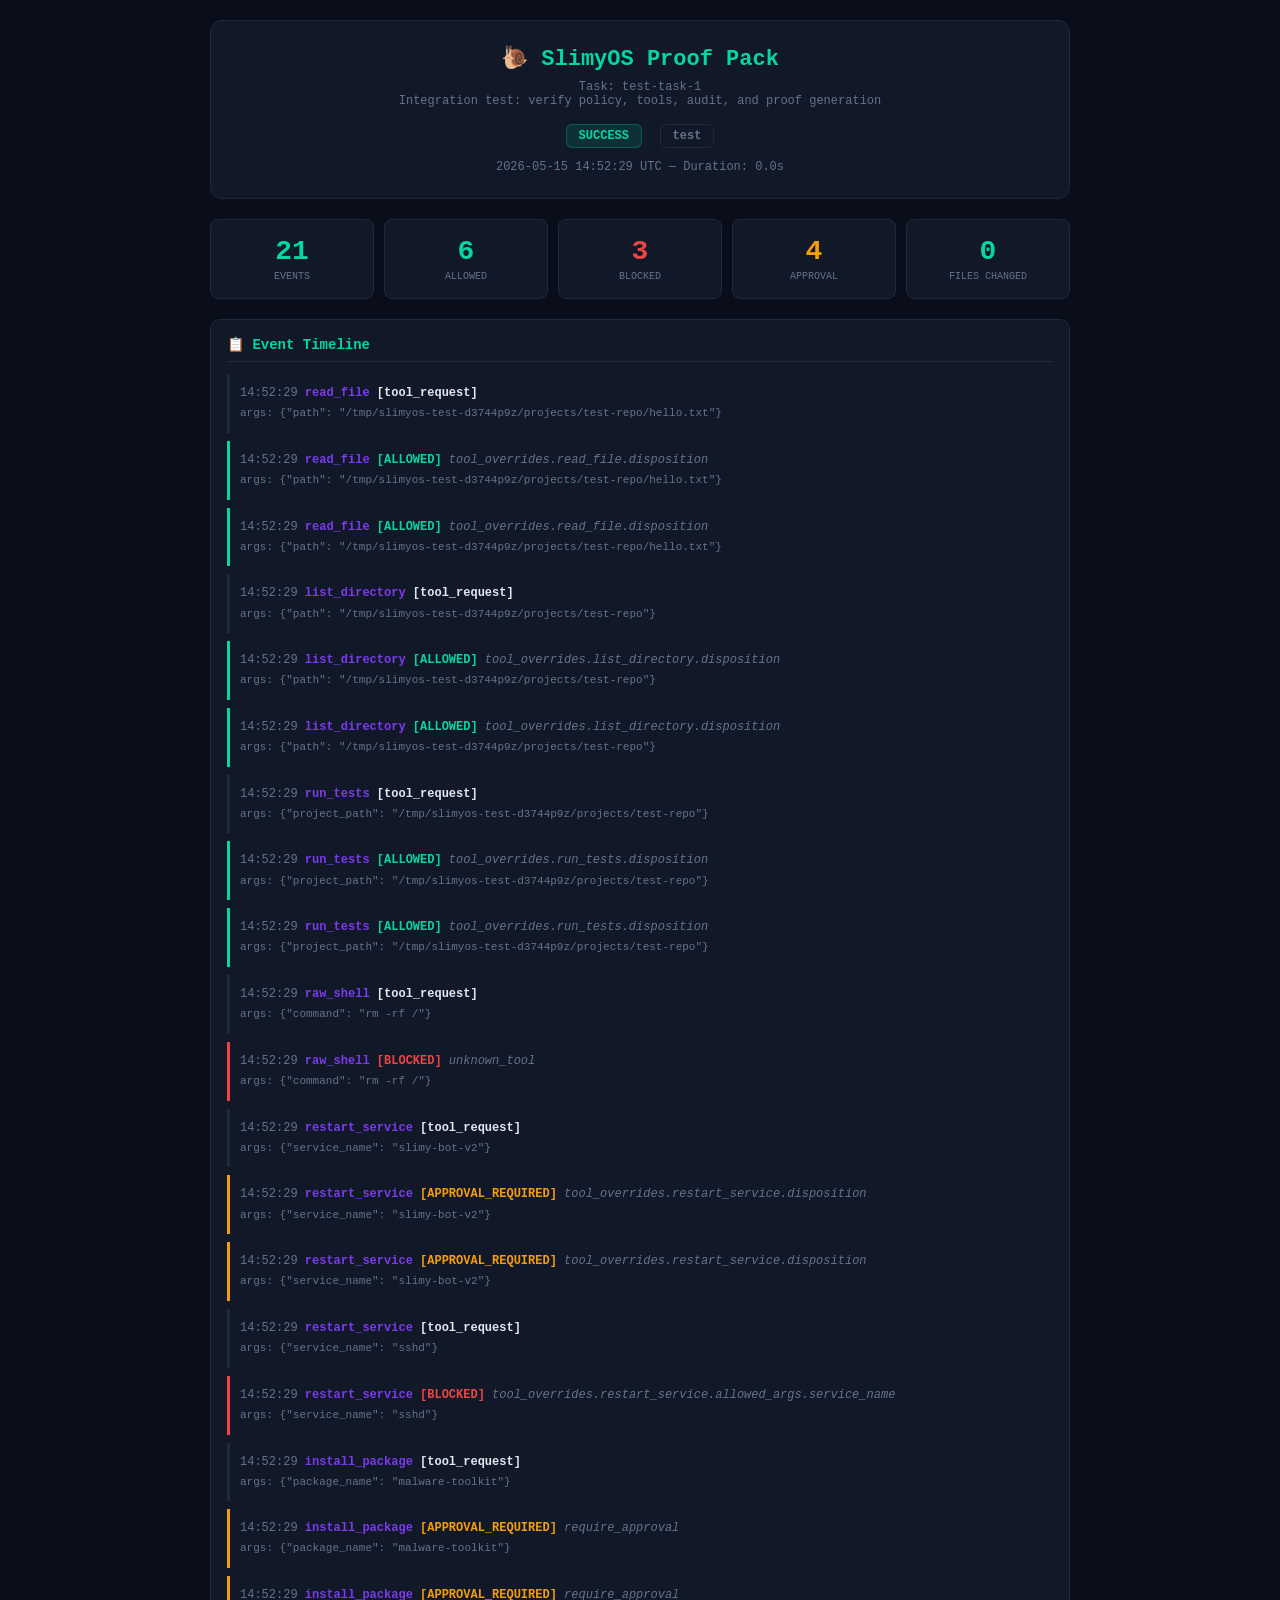
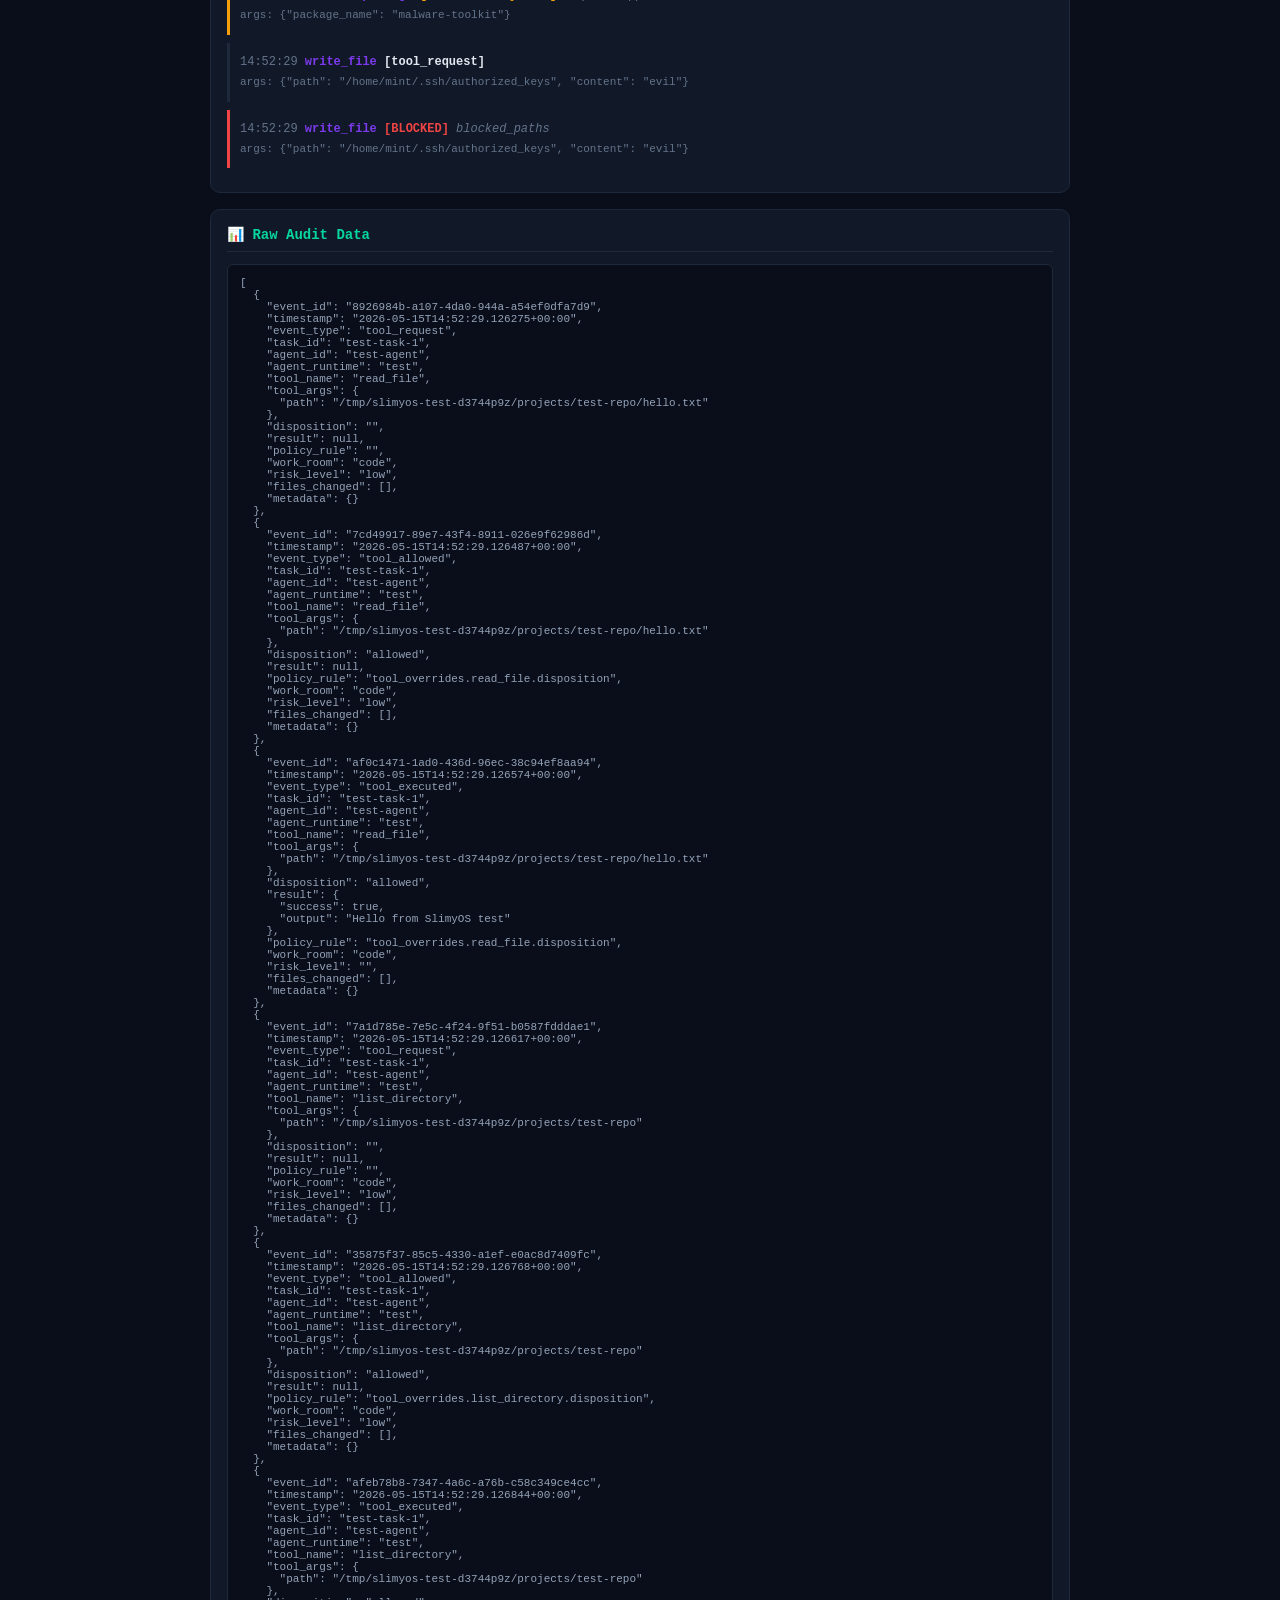
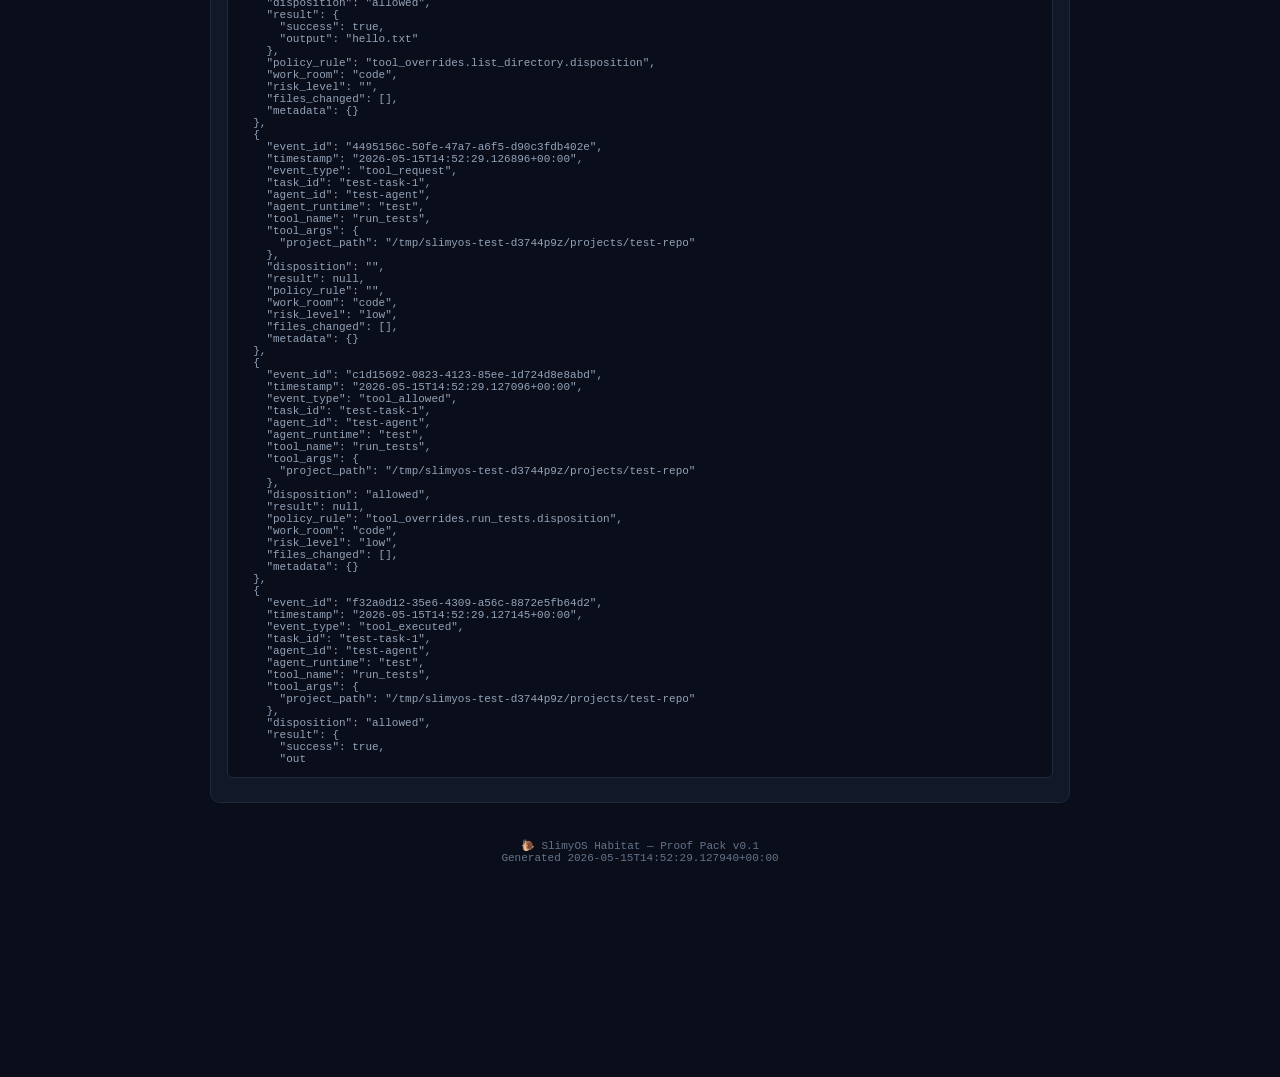
<file: examples/proof-pack/index.html>
<!DOCTYPE html>
<html lang="en">
<head>
<meta charset="UTF-8">
<meta name="viewport" content="width=device-width, initial-scale=1.0">
<title>SlimyOS Proof Pack — test-task-1</title>
<style>
  * { margin: 0; padding: 0; box-sizing: border-box; }
  body {
    font-family: 'JetBrains Mono', 'Fira Code', 'Consolas', monospace;
    background: #0a0e1a; color: #e2e8f0; padding: 20px;
    max-width: 900px; margin: 0 auto;
  }
  .header {
    background: #111827; border: 1px solid #1e293b; border-radius: 12px;
    padding: 24px; margin-bottom: 20px; text-align: center;
  }
  .header h1 { color: #06d6a0; font-size: 22px; margin-bottom: 8px; }
  .header .subtitle { color: #64748b; font-size: 12px; }
  .badge {
    display: inline-block; padding: 4px 12px; border-radius: 6px;
    font-size: 12px; font-weight: 700; margin: 4px;
  }
  .badge-success { background: #06d6a022; color: #06d6a0; border: 1px solid #06d6a044; }
  .badge-failure { background: #ef444422; color: #ef4444; border: 1px solid #ef444444; }
  .badge-blocked { background: #f59e0b22; color: #f59e0b; border: 1px solid #f59e0b44; }
  .badge-pending { background: #7c3aed22; color: #7c3aed; border: 1px solid #7c3aed44; }
  .stats {
    display: grid; grid-template-columns: repeat(auto-fit, minmax(120px, 1fr));
    gap: 10px; margin-bottom: 20px;
  }
  .stat {
    background: #111827; border: 1px solid #1e293b; border-radius: 8px;
    padding: 16px; text-align: center;
  }
  .stat .number { font-size: 28px; font-weight: 800; color: #06d6a0; }
  .stat .label { font-size: 10px; color: #64748b; margin-top: 4px; text-transform: uppercase; }
  .section {
    background: #111827; border: 1px solid #1e293b; border-radius: 10px;
    padding: 16px; margin-bottom: 16px;
  }
  .section h2 {
    color: #06d6a0; font-size: 14px; margin-bottom: 12px;
    padding-bottom: 8px; border-bottom: 1px solid #1e293b;
  }
  .event {
    padding: 10px; border-left: 3px solid #1e293b; margin-bottom: 8px;
    font-size: 12px; line-height: 1.6;
  }
  .event.allowed { border-left-color: #06d6a0; }
  .event.blocked { border-left-color: #ef4444; }
  .event.approval_required { border-left-color: #f59e0b; }
  .event .time { color: #64748b; }
  .event .tool { color: #7c3aed; font-weight: 700; }
  .event .disposition { font-weight: 700; }
  .event .disposition.allowed { color: #06d6a0; }
  .event .disposition.blocked { color: #ef4444; }
  .event .disposition.approval_required { color: #f59e0b; }
  .event .rule { color: #64748b; font-style: italic; }
  pre {
    background: #0a0e1a; border: 1px solid #1e293b; border-radius: 6px;
    padding: 12px; font-size: 11px; overflow-x: auto; color: #94a3b8;
    margin: 8px 0;
  }
  .footer {
    text-align: center; padding: 20px; color: #64748b; font-size: 11px;
  }
</style>
</head>
<body>

<div class="header">
  <h1>🐌 SlimyOS Proof Pack</h1>
  <div class="subtitle">Task: test-task-1</div>
  <div class="subtitle">Integration test: verify policy, tools, audit, and proof generation</div>
  <div style="margin-top: 12px;">
    <span class="badge badge-success">SUCCESS</span>
    <span class="badge" style="background:#111827;color:#64748b;border:1px solid #1e293b">test</span>
  </div>
  <div class="subtitle" style="margin-top: 8px;">
    2026-05-15 14:52:29 UTC — Duration: 0.0s
  </div>
</div>

<div class="stats">
  <div class="stat"><div class="number">21</div><div class="label">Events</div></div>
  <div class="stat"><div class="number" style="color:#06d6a0">6</div><div class="label">Allowed</div></div>
  <div class="stat"><div class="number" style="color:#ef4444">3</div><div class="label">Blocked</div></div>
  <div class="stat"><div class="number" style="color:#f59e0b">4</div><div class="label">Approval</div></div>
  <div class="stat"><div class="number">0</div><div class="label">Files Changed</div></div>
</div>

<div class="section">
  <h2>📋 Event Timeline</h2>
  
            <div class="event ">
              <span class="time">14:52:29</span>
              <span class="tool">read_file</span>
              <span class="disposition ">[tool_request]</span>
              <span class="rule"></span>
              <div style="color:#64748b;font-size:11px;margin-top:2px;">
                args: {"path": "/tmp/slimyos-test-d3744p9z/projects/test-repo/hello.txt"}
              </div>
              
            </div>
            

            <div class="event allowed">
              <span class="time">14:52:29</span>
              <span class="tool">read_file</span>
              <span class="disposition allowed">[ALLOWED]</span>
              <span class="rule">tool_overrides.read_file.disposition</span>
              <div style="color:#64748b;font-size:11px;margin-top:2px;">
                args: {"path": "/tmp/slimyos-test-d3744p9z/projects/test-repo/hello.txt"}
              </div>
              
            </div>
            

            <div class="event allowed">
              <span class="time">14:52:29</span>
              <span class="tool">read_file</span>
              <span class="disposition allowed">[ALLOWED]</span>
              <span class="rule">tool_overrides.read_file.disposition</span>
              <div style="color:#64748b;font-size:11px;margin-top:2px;">
                args: {"path": "/tmp/slimyos-test-d3744p9z/projects/test-repo/hello.txt"}
              </div>
              
            </div>
            

            <div class="event ">
              <span class="time">14:52:29</span>
              <span class="tool">list_directory</span>
              <span class="disposition ">[tool_request]</span>
              <span class="rule"></span>
              <div style="color:#64748b;font-size:11px;margin-top:2px;">
                args: {"path": "/tmp/slimyos-test-d3744p9z/projects/test-repo"}
              </div>
              
            </div>
            

            <div class="event allowed">
              <span class="time">14:52:29</span>
              <span class="tool">list_directory</span>
              <span class="disposition allowed">[ALLOWED]</span>
              <span class="rule">tool_overrides.list_directory.disposition</span>
              <div style="color:#64748b;font-size:11px;margin-top:2px;">
                args: {"path": "/tmp/slimyos-test-d3744p9z/projects/test-repo"}
              </div>
              
            </div>
            

            <div class="event allowed">
              <span class="time">14:52:29</span>
              <span class="tool">list_directory</span>
              <span class="disposition allowed">[ALLOWED]</span>
              <span class="rule">tool_overrides.list_directory.disposition</span>
              <div style="color:#64748b;font-size:11px;margin-top:2px;">
                args: {"path": "/tmp/slimyos-test-d3744p9z/projects/test-repo"}
              </div>
              
            </div>
            

            <div class="event ">
              <span class="time">14:52:29</span>
              <span class="tool">run_tests</span>
              <span class="disposition ">[tool_request]</span>
              <span class="rule"></span>
              <div style="color:#64748b;font-size:11px;margin-top:2px;">
                args: {"project_path": "/tmp/slimyos-test-d3744p9z/projects/test-repo"}
              </div>
              
            </div>
            

            <div class="event allowed">
              <span class="time">14:52:29</span>
              <span class="tool">run_tests</span>
              <span class="disposition allowed">[ALLOWED]</span>
              <span class="rule">tool_overrides.run_tests.disposition</span>
              <div style="color:#64748b;font-size:11px;margin-top:2px;">
                args: {"project_path": "/tmp/slimyos-test-d3744p9z/projects/test-repo"}
              </div>
              
            </div>
            

            <div class="event allowed">
              <span class="time">14:52:29</span>
              <span class="tool">run_tests</span>
              <span class="disposition allowed">[ALLOWED]</span>
              <span class="rule">tool_overrides.run_tests.disposition</span>
              <div style="color:#64748b;font-size:11px;margin-top:2px;">
                args: {"project_path": "/tmp/slimyos-test-d3744p9z/projects/test-repo"}
              </div>
              
            </div>
            

            <div class="event ">
              <span class="time">14:52:29</span>
              <span class="tool">raw_shell</span>
              <span class="disposition ">[tool_request]</span>
              <span class="rule"></span>
              <div style="color:#64748b;font-size:11px;margin-top:2px;">
                args: {"command": "rm -rf /"}
              </div>
              
            </div>
            

            <div class="event blocked">
              <span class="time">14:52:29</span>
              <span class="tool">raw_shell</span>
              <span class="disposition blocked">[BLOCKED]</span>
              <span class="rule">unknown_tool</span>
              <div style="color:#64748b;font-size:11px;margin-top:2px;">
                args: {"command": "rm -rf /"}
              </div>
              
            </div>
            

            <div class="event ">
              <span class="time">14:52:29</span>
              <span class="tool">restart_service</span>
              <span class="disposition ">[tool_request]</span>
              <span class="rule"></span>
              <div style="color:#64748b;font-size:11px;margin-top:2px;">
                args: {"service_name": "slimy-bot-v2"}
              </div>
              
            </div>
            

            <div class="event approval_required">
              <span class="time">14:52:29</span>
              <span class="tool">restart_service</span>
              <span class="disposition approval_required">[APPROVAL_REQUIRED]</span>
              <span class="rule">tool_overrides.restart_service.disposition</span>
              <div style="color:#64748b;font-size:11px;margin-top:2px;">
                args: {"service_name": "slimy-bot-v2"}
              </div>
              
            </div>
            

            <div class="event approval_required">
              <span class="time">14:52:29</span>
              <span class="tool">restart_service</span>
              <span class="disposition approval_required">[APPROVAL_REQUIRED]</span>
              <span class="rule">tool_overrides.restart_service.disposition</span>
              <div style="color:#64748b;font-size:11px;margin-top:2px;">
                args: {"service_name": "slimy-bot-v2"}
              </div>
              
            </div>
            

            <div class="event ">
              <span class="time">14:52:29</span>
              <span class="tool">restart_service</span>
              <span class="disposition ">[tool_request]</span>
              <span class="rule"></span>
              <div style="color:#64748b;font-size:11px;margin-top:2px;">
                args: {"service_name": "sshd"}
              </div>
              
            </div>
            

            <div class="event blocked">
              <span class="time">14:52:29</span>
              <span class="tool">restart_service</span>
              <span class="disposition blocked">[BLOCKED]</span>
              <span class="rule">tool_overrides.restart_service.allowed_args.service_name</span>
              <div style="color:#64748b;font-size:11px;margin-top:2px;">
                args: {"service_name": "sshd"}
              </div>
              
            </div>
            

            <div class="event ">
              <span class="time">14:52:29</span>
              <span class="tool">install_package</span>
              <span class="disposition ">[tool_request]</span>
              <span class="rule"></span>
              <div style="color:#64748b;font-size:11px;margin-top:2px;">
                args: {"package_name": "malware-toolkit"}
              </div>
              
            </div>
            

            <div class="event approval_required">
              <span class="time">14:52:29</span>
              <span class="tool">install_package</span>
              <span class="disposition approval_required">[APPROVAL_REQUIRED]</span>
              <span class="rule">require_approval</span>
              <div style="color:#64748b;font-size:11px;margin-top:2px;">
                args: {"package_name": "malware-toolkit"}
              </div>
              
            </div>
            

            <div class="event approval_required">
              <span class="time">14:52:29</span>
              <span class="tool">install_package</span>
              <span class="disposition approval_required">[APPROVAL_REQUIRED]</span>
              <span class="rule">require_approval</span>
              <div style="color:#64748b;font-size:11px;margin-top:2px;">
                args: {"package_name": "malware-toolkit"}
              </div>
              
            </div>
            

            <div class="event ">
              <span class="time">14:52:29</span>
              <span class="tool">write_file</span>
              <span class="disposition ">[tool_request]</span>
              <span class="rule"></span>
              <div style="color:#64748b;font-size:11px;margin-top:2px;">
                args: {"path": "/home/mint/.ssh/authorized_keys", "content": "evil"}
              </div>
              
            </div>
            

            <div class="event blocked">
              <span class="time">14:52:29</span>
              <span class="tool">write_file</span>
              <span class="disposition blocked">[BLOCKED]</span>
              <span class="rule">blocked_paths</span>
              <div style="color:#64748b;font-size:11px;margin-top:2px;">
                args: {"path": "/home/mint/.ssh/authorized_keys", "content": "evil"}
              </div>
              
            </div>
            
</div>



<div class="section">
  <h2>📊 Raw Audit Data</h2>
  <pre>[
  {
    "event_id": "8926984b-a107-4da0-944a-a54ef0dfa7d9",
    "timestamp": "2026-05-15T14:52:29.126275+00:00",
    "event_type": "tool_request",
    "task_id": "test-task-1",
    "agent_id": "test-agent",
    "agent_runtime": "test",
    "tool_name": "read_file",
    "tool_args": {
      "path": "/tmp/slimyos-test-d3744p9z/projects/test-repo/hello.txt"
    },
    "disposition": "",
    "result": null,
    "policy_rule": "",
    "work_room": "code",
    "risk_level": "low",
    "files_changed": [],
    "metadata": {}
  },
  {
    "event_id": "7cd49917-89e7-43f4-8911-026e9f62986d",
    "timestamp": "2026-05-15T14:52:29.126487+00:00",
    "event_type": "tool_allowed",
    "task_id": "test-task-1",
    "agent_id": "test-agent",
    "agent_runtime": "test",
    "tool_name": "read_file",
    "tool_args": {
      "path": "/tmp/slimyos-test-d3744p9z/projects/test-repo/hello.txt"
    },
    "disposition": "allowed",
    "result": null,
    "policy_rule": "tool_overrides.read_file.disposition",
    "work_room": "code",
    "risk_level": "low",
    "files_changed": [],
    "metadata": {}
  },
  {
    "event_id": "af0c1471-1ad0-436d-96ec-38c94ef8aa94",
    "timestamp": "2026-05-15T14:52:29.126574+00:00",
    "event_type": "tool_executed",
    "task_id": "test-task-1",
    "agent_id": "test-agent",
    "agent_runtime": "test",
    "tool_name": "read_file",
    "tool_args": {
      "path": "/tmp/slimyos-test-d3744p9z/projects/test-repo/hello.txt"
    },
    "disposition": "allowed",
    "result": {
      "success": true,
      "output": "Hello from SlimyOS test"
    },
    "policy_rule": "tool_overrides.read_file.disposition",
    "work_room": "code",
    "risk_level": "",
    "files_changed": [],
    "metadata": {}
  },
  {
    "event_id": "7a1d785e-7e5c-4f24-9f51-b0587fdddae1",
    "timestamp": "2026-05-15T14:52:29.126617+00:00",
    "event_type": "tool_request",
    "task_id": "test-task-1",
    "agent_id": "test-agent",
    "agent_runtime": "test",
    "tool_name": "list_directory",
    "tool_args": {
      "path": "/tmp/slimyos-test-d3744p9z/projects/test-repo"
    },
    "disposition": "",
    "result": null,
    "policy_rule": "",
    "work_room": "code",
    "risk_level": "low",
    "files_changed": [],
    "metadata": {}
  },
  {
    "event_id": "35875f37-85c5-4330-a1ef-e0ac8d7409fc",
    "timestamp": "2026-05-15T14:52:29.126768+00:00",
    "event_type": "tool_allowed",
    "task_id": "test-task-1",
    "agent_id": "test-agent",
    "agent_runtime": "test",
    "tool_name": "list_directory",
    "tool_args": {
      "path": "/tmp/slimyos-test-d3744p9z/projects/test-repo"
    },
    "disposition": "allowed",
    "result": null,
    "policy_rule": "tool_overrides.list_directory.disposition",
    "work_room": "code",
    "risk_level": "low",
    "files_changed": [],
    "metadata": {}
  },
  {
    "event_id": "afeb78b8-7347-4a6c-a76b-c58c349ce4cc",
    "timestamp": "2026-05-15T14:52:29.126844+00:00",
    "event_type": "tool_executed",
    "task_id": "test-task-1",
    "agent_id": "test-agent",
    "agent_runtime": "test",
    "tool_name": "list_directory",
    "tool_args": {
      "path": "/tmp/slimyos-test-d3744p9z/projects/test-repo"
    },
    "disposition": "allowed",
    "result": {
      "success": true,
      "output": "hello.txt"
    },
    "policy_rule": "tool_overrides.list_directory.disposition",
    "work_room": "code",
    "risk_level": "",
    "files_changed": [],
    "metadata": {}
  },
  {
    "event_id": "4495156c-50fe-47a7-a6f5-d90c3fdb402e",
    "timestamp": "2026-05-15T14:52:29.126896+00:00",
    "event_type": "tool_request",
    "task_id": "test-task-1",
    "agent_id": "test-agent",
    "agent_runtime": "test",
    "tool_name": "run_tests",
    "tool_args": {
      "project_path": "/tmp/slimyos-test-d3744p9z/projects/test-repo"
    },
    "disposition": "",
    "result": null,
    "policy_rule": "",
    "work_room": "code",
    "risk_level": "low",
    "files_changed": [],
    "metadata": {}
  },
  {
    "event_id": "c1d15692-0823-4123-85ee-1d724d8e8abd",
    "timestamp": "2026-05-15T14:52:29.127096+00:00",
    "event_type": "tool_allowed",
    "task_id": "test-task-1",
    "agent_id": "test-agent",
    "agent_runtime": "test",
    "tool_name": "run_tests",
    "tool_args": {
      "project_path": "/tmp/slimyos-test-d3744p9z/projects/test-repo"
    },
    "disposition": "allowed",
    "result": null,
    "policy_rule": "tool_overrides.run_tests.disposition",
    "work_room": "code",
    "risk_level": "low",
    "files_changed": [],
    "metadata": {}
  },
  {
    "event_id": "f32a0d12-35e6-4309-a56c-8872e5fb64d2",
    "timestamp": "2026-05-15T14:52:29.127145+00:00",
    "event_type": "tool_executed",
    "task_id": "test-task-1",
    "agent_id": "test-agent",
    "agent_runtime": "test",
    "tool_name": "run_tests",
    "tool_args": {
      "project_path": "/tmp/slimyos-test-d3744p9z/projects/test-repo"
    },
    "disposition": "allowed",
    "result": {
      "success": true,
      "out</pre>
</div>

<div class="footer">
  🐌 SlimyOS Habitat — Proof Pack v0.1<br>
  Generated 2026-05-15T14:52:29.127940+00:00
</div>

</body>
</html>
</file>
